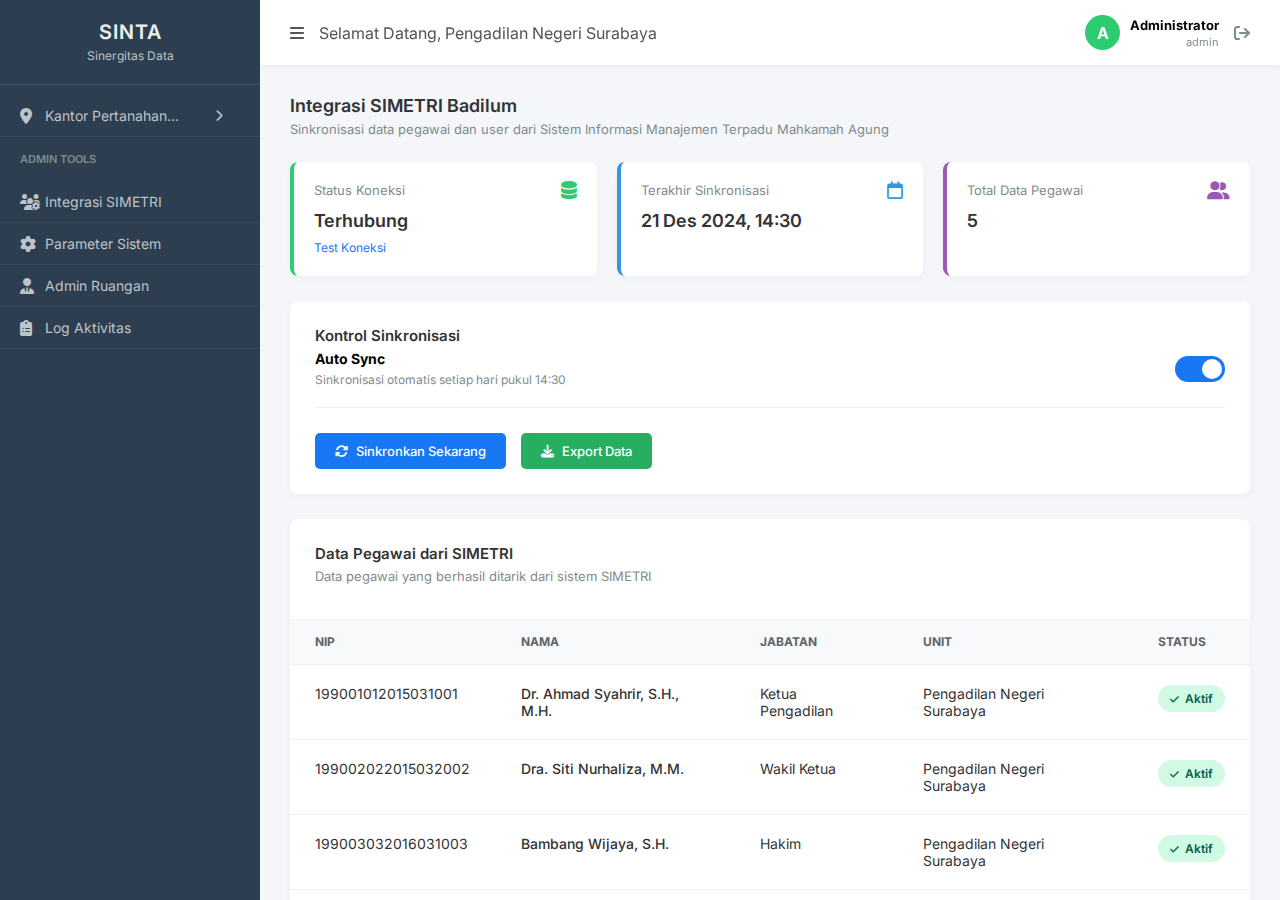
<file: index.html>
<!DOCTYPE html>
<html lang="id">
<head>
    <meta charset="UTF-8">
    <meta name="viewport" content="width=device-width, initial-scale=1.0">
    <title>SINTA - Integrasi SIMETRI</title>
    <link href="https://fonts.googleapis.com/css2?family=Inter:wght@400;500;600;700&display=swap" rel="stylesheet">
    <link rel="stylesheet" href="https://cdnjs.cloudflare.com/ajax/libs/font-awesome/6.4.0/css/all.min.css">
    <link rel="stylesheet" href="css/sidebar.css">
    <script src="js/main.js" defer></script>
    
    <style>
        :root {
            --sidebar-bg: #2c3e50;
            --sidebar-hover: #34495e;
            --active-color: #f39c12;
            --bg-color: #f4f6f9;
            --text-color: #333;
            --text-muted: #7f8c8d;
            --card-bg: #ffffff;
            --primary-blue: #1877f2;
            --success-green: #2ecc71;
            --success-bg: #d1fae5;
            --success-text: #065f46;
            --warning-orange: #f39c12;
            --warning-bg: #fef3c7;
            --warning-text: #92400e;
            --info-blue: #3498db;
            --info-bg: #eff6ff;
            --info-text: #1e40af;
            --purple: #9b59b6;
        }

        * {
            margin: 0;
            padding: 0;
            box-sizing: border-box;
            font-family: 'Inter', sans-serif;
        }

        /* Main Layout */
        body {
            background-color: var(--bg-color);
            display: flex;
            height: 100vh;
            overflow: hidden;
        }

        /* --- MAIN CONTENT --- */
        .main-content {
            flex: 1;
            display: flex;
            flex-direction: column;
            height: 100%; /* Isi penuh tinggi layar */
            overflow-y: auto; /* Scroll hanya terjadi DI SINI (Konten kanan) */
            position: relative;
        }
        
        /* Custom Scrollbar untuk Main Content */
        .main-content::-webkit-scrollbar { width: 8px; }
        .main-content::-webkit-scrollbar-thumb { background: #ccc; border-radius: 4px; }
        .main-content::-webkit-scrollbar-track { background: #f4f6f9; }

        /* Top Header */
        /* Header ikut scroll dengan konten. Jika ingin header diam juga, pindahkan header keluar dari .content-body atau beri position: sticky */
        .top-header {
            background: white;
            padding: 15px 30px;
            display: flex;
            justify-content: space-between;
            align-items: center;
            box-shadow: 0 2px 5px rgba(0,0,0,0.05);
            flex-shrink: 0; /* Mencegah header mengecil */
            position: sticky; /* OPSI: Agar Header juga diam di atas */
            top: 0;
            z-index: 100;
        }

        .header-left {
            display: flex;
            align-items: center;
            gap: 15px;
            color: #555;
        }

        .header-right {
            display: flex;
            align-items: center;
            gap: 15px;
        }

        .user-profile {
            display: flex;
            align-items: center;
            gap: 10px;
            text-align: right;
        }

        .user-avatar {
            width: 35px;
            height: 35px;
            background-color: var(--success-green);
            color: white;
            border-radius: 50%;
            display: flex;
            justify-content: center;
            align-items: center;
            font-weight: bold;
        }

        .user-info h4 {
            font-size: 13px;
            margin-bottom: 2px;
        }

        .user-info p {
            font-size: 11px;
            color: var(--text-muted);
        }

        /* Content Body */
        .content-body {
            padding: 30px;
            padding-bottom: 60px;
        }

        .page-title h3 {
            font-size: 18px;
            font-weight: 600;
            color: var(--text-color);
            margin-bottom: 5px;
        }

        .page-title p {
            font-size: 13px;
            color: var(--text-muted);
            margin-bottom: 25px;
        }

        /* Status Cards */
        .cards-container {
            display: grid;
            grid-template-columns: repeat(auto-fit, minmax(250px, 1fr));
            gap: 20px;
            margin-bottom: 25px;
        }

        .status-card {
            background: var(--card-bg);
            padding: 20px;
            border-radius: 8px;
            box-shadow: 0 2px 10px rgba(0,0,0,0.03);
            position: relative;
            overflow: hidden;
        }

        .card-green { border-left: 4px solid var(--success-green); }
        .card-blue { border-left: 4px solid var(--info-blue); }
        .card-purple { border-left: 4px solid var(--purple); }

        .card-header {
            display: flex;
            justify-content: space-between;
            align-items: flex-start;
            margin-bottom: 10px;
        }

        .card-label {
            font-size: 13px;
            color: var(--text-muted);
        }

        .card-icon {
            font-size: 18px;
        }
        
        .text-green { color: var(--success-green); }
        .text-blue { color: var(--info-blue); }
        .text-purple { color: var(--purple); }

        .card-value {
            font-size: 18px;
            font-weight: 600;
            color: var(--text-color);
            margin-bottom: 5px;
        }

        .card-link {
            font-size: 12px;
            color: var(--primary-blue);
            text-decoration: none;
        }
        
        .card-link:hover { text-decoration: underline; }

        /* General Card Style */
        .content-card {
            background: var(--card-bg);
            padding: 25px;
            border-radius: 8px;
            box-shadow: 0 2px 10px rgba(0,0,0,0.03);
            margin-bottom: 25px;
        }

        .panel-title {
            font-size: 15px;
            font-weight: 600;
            margin-bottom: 5px;
            color: var(--text-color);
        }

        .panel-subtitle {
            font-size: 13px;
            color: var(--text-muted);
            margin-bottom: 20px;
        }

        /* Control Panel */
        .sync-row {
            display: flex;
            justify-content: space-between;
            align-items: center;
            margin-bottom: 25px;
            padding-bottom: 20px;
            border-bottom: 1px solid #eee;
        }

        .sync-info h4 { font-size: 14px; margin-bottom: 5px; }
        .sync-info p { font-size: 12px; color: var(--text-muted); }

        /* Toggle Switch */
        .switch {
            position: relative;
            display: inline-block;
            width: 50px;
            height: 26px;
        }
        .switch input { opacity: 0; width: 0; height: 0; }
        .slider {
            position: absolute;
            cursor: pointer;
            top: 0; left: 0; right: 0; bottom: 0;
            background-color: #ccc;
            transition: .4s;
            border-radius: 34px;
        }
        .slider:before {
            position: absolute;
            content: "";
            height: 20px;
            width: 20px;
            left: 3px;
            bottom: 3px;
            background-color: white;
            transition: .4s;
            border-radius: 50%;
        }
        input:checked + .slider { background-color: #1877f2; }
        input:checked + .slider:before { transform: translateX(24px); }

        /* Buttons */
        .button-group { display: flex; gap: 15px; }
        .btn {
            padding: 10px 20px;
            border: none;
            border-radius: 5px;
            font-size: 13px;
            font-weight: 500;
            cursor: pointer;
            display: flex;
            align-items: center;
            gap: 8px;
            color: white;
            transition: 0.2s;
        }
        .btn-blue { background-color: #1877f2; }
        .btn-blue:hover { background-color: #145dbf; }
        .btn-green { background-color: #27ae60; }
        .btn-green:hover { background-color: #219150; }

        /* Table */
        .table-card {
            background: var(--card-bg);
            border-radius: 8px;
            box-shadow: 0 2px 10px rgba(0,0,0,0.03);
            overflow: hidden;
            margin-bottom: 25px;
        }
        .table-header-container { padding: 25px 25px 15px 25px; }
        .table-responsive { width: 100%; overflow-x: auto; }
        .custom-table { width: 100%; border-collapse: collapse; min-width: 800px; }
        .custom-table th {
            text-align: left;
            padding: 15px 25px;
            background-color: #f8f9fa;
            color: #5f6368;
            font-size: 12px;
            font-weight: 700;
            text-transform: uppercase;
            border-bottom: 1px solid #eee;
        }
        .custom-table td {
            padding: 20px 25px;
            border-bottom: 1px solid #f0f0f0;
            font-size: 14px;
            color: #333;
            vertical-align: top;
        }
        .custom-table tbody tr:last-child td { border-bottom: none; }
        .badge-active {
            background-color: var(--success-bg);
            color: var(--success-text);
            padding: 6px 12px;
            border-radius: 50px;
            font-size: 12px;
            font-weight: 600;
            display: inline-flex;
            align-items: center;
            gap: 6px;
        }
        .badge-active i { font-size: 10px; }
        .td-name { font-weight: 500; color: #2c3e50; }
        .td-nip, .td-unit { color: #555; }

        /* History Log */
        .history-list { display: flex; flex-direction: column; gap: 15px; }
        .history-item {
            display: flex; align-items: center; justify-content: space-between;
            padding: 15px 20px; border-radius: 8px; border-left: 4px solid transparent;
        }
        .item-success { background-color: #f0fdf4; border-left-color: var(--success-green); }
        .item-warning { background-color: #fffbeb; border-left-color: var(--warning-orange); }
        .history-content { display: flex; align-items: center; gap: 15px; }
        .history-icon-box {
            width: 32px; height: 32px; border-radius: 50%;
            display: flex; align-items: center; justify-content: center; background-color: white;
        }
        .item-success .history-icon-box { border: 2px solid var(--success-green); color: var(--success-green); }
        .item-warning .history-icon-box { border: 2px solid var(--warning-orange); color: var(--warning-orange); }
        .history-details h5 { font-size: 14px; font-weight: 600; margin-bottom: 4px; color: #333; }
        .history-details p { font-size: 12px; color: #666; }
        .history-badge { padding: 5px 12px; border-radius: 20px; font-size: 11px; font-weight: 600; }
        .badge-success { background-color: var(--success-bg); color: var(--success-text); }
        .badge-warning { background-color: var(--warning-bg); color: var(--warning-text); }

        /* Info Box */
        .info-box {
            background-color: var(--info-bg);
            border: 1px solid #dbeafe;
            border-radius: 8px;
            padding: 20px;
            margin-top: 10px;
        }
        .info-header { display: flex; align-items: center; gap: 10px; margin-bottom: 15px; color: #1e3a8a; }
        .info-header i { font-size: 18px; color: var(--primary-blue); }
        .info-header h4 { font-size: 15px; font-weight: 600; }
        .info-list { list-style: none; padding-left: 10px; }
        .info-list li {
            position: relative; padding-left: 15px; margin-bottom: 8px;
            font-size: 13px; color: #4b5563; line-height: 1.5;
        }
        .info-list li::before { content: "•"; position: absolute; left: 0; color: #6b7280; font-weight: bold; }

        @media (max-width: 768px) {
            .sidebar { 
                position: fixed;
                left: -260px;
                top: 0;
                bottom: 0;
                z-index: 1000;
                transition: left 0.3s ease;
            }
            .sidebar.active {
                left: 0;
                display: block;
                box-shadow: 2px 0 10px rgba(0, 0, 0, 0.2);
            }
            .cards-container { grid-template-columns: 1fr; }
            .history-item { flex-direction: column; align-items: flex-start; gap: 10px; }
            .history-badge { align-self: flex-start; }
        }
        
        /* Overlay for mobile menu */
        .sidebar-overlay {
            display: none;
            position: fixed;
            top: 0;
            left: 0;
            right: 0;
            bottom: 0;
            background: rgba(0, 0, 0, 0.5);
            z-index: 999;
        }
        
        @media (max-width: 768px) {
            .sidebar-overlay.active {
                display: block;
            }
        }
    </style>
</head>
<body>

    <div id="sidebar-container">
        <!-- Sidebar will be loaded here by JavaScript -->
        <div class="sidebar-overlay"></div>
    </div>

    <main class="main-content">
        <header class="top-header">
            <div class="header-left">
                <i class="fa-solid fa-bars" style="cursor: pointer;"></i>
                <span>Selamat Datang, Pengadilan Negeri Surabaya</span>
            </div>
            <div class="header-right">
                <div class="user-profile">
                    <div class="user-avatar">A</div>
                    <div class="user-info">
                        <h4>Administrator</h4>
                        <p>admin</p>
                    </div>
                </div>
                <i class="fa-solid fa-arrow-right-from-bracket" style="color: #7f8c8d; cursor: pointer;"></i>
            </div>
        </header>

        <div class="content-body">
            <div class="page-title">
                <h3>Integrasi SIMETRI Badilum</h3>
                <p>Sinkronisasi data pegawai dan user dari Sistem Informasi Manajemen Terpadu Mahkamah Agung</p>
            </div>

            <div class="cards-container">
                <div class="status-card card-green">
                    <div class="card-header">
                        <span class="card-label">Status Koneksi</span>
                        <i class="card-icon fa-solid fa-database text-green"></i>
                    </div>
                    <div class="card-value text-green">Terhubung</div>
                    <a href="#" class="card-link" onclick="alert('Mengecek koneksi...')">Test Koneksi</a>
                </div>

                <div class="status-card card-blue">
                    <div class="card-header">
                        <span class="card-label">Terakhir Sinkronisasi</span>
                        <i class="card-icon fa-regular fa-calendar text-blue"></i>
                    </div>
                    <div class="card-value" id="lastSyncTime">21 Des 2024, 14:30</div>
                </div>

                <div class="status-card card-purple">
                    <div class="card-header">
                        <span class="card-label">Total Data Pegawai</span>
                        <i class="card-icon fa-solid fa-user-group text-purple"></i>
                    </div>
                    <div class="card-value">5</div>
                </div>
            </div>

            <div class="content-card">
                <h4 class="panel-title">Kontrol Sinkronisasi</h4>

                <div class="sync-row">
                    <div class="sync-info">
                        <h4>Auto Sync</h4>
                        <p>Sinkronisasi otomatis setiap hari pukul 14:30</p>
                    </div>
                    <label class="switch">
                        <input type="checkbox" checked>
                        <span class="slider"></span>
                    </label>
                </div>

                <div class="button-group">
                    <button class="btn btn-blue" id="btnSync">
                        <i class="fa-solid fa-rotate"></i> Sinkronkan Sekarang
                    </button>
                    <button class="btn btn-green">
                        <i class="fa-solid fa-download"></i> Export Data
                    </button>
                </div>
            </div>

            <div class="table-card">
                <div class="table-header-container">
                    <h4 class="panel-title">Data Pegawai dari SIMETRI</h4>
                    <p class="panel-subtitle">Data pegawai yang berhasil ditarik dari sistem SIMETRI</p>
                </div>
                
                <div class="table-responsive">
                    <table class="custom-table">
                        <thead>
                            <tr>
                                <th>NIP</th>
                                <th>Nama</th>
                                <th>Jabatan</th>
                                <th>Unit</th>
                                <th>Status</th>
                            </tr>
                        </thead>
                        <tbody>
                            <tr>
                                <td class="td-nip">199001012015031001</td>
                                <td class="td-name">Dr. Ahmad Syahrir, S.H., M.H.</td>
                                <td>Ketua Pengadilan</td>
                                <td class="td-unit">Pengadilan Negeri Surabaya</td>
                                <td><span class="badge-active"><i class="fa-solid fa-check"></i> Aktif</span></td>
                            </tr>
                            <tr>
                                <td class="td-nip">199002022015032002</td>
                                <td class="td-name">Dra. Siti Nurhaliza, M.M.</td>
                                <td>Wakil Ketua</td>
                                <td class="td-unit">Pengadilan Negeri Surabaya</td>
                                <td><span class="badge-active"><i class="fa-solid fa-check"></i> Aktif</span></td>
                            </tr>
                            <tr>
                                <td class="td-nip">199003032016031003</td>
                                <td class="td-name">Bambang Wijaya, S.H.</td>
                                <td>Hakim</td>
                                <td class="td-unit">Pengadilan Negeri Surabaya</td>
                                <td><span class="badge-active"><i class="fa-solid fa-check"></i> Aktif</span></td>
                            </tr>
                            <tr>
                                <td class="td-nip">199004042016032004</td>
                                <td class="td-name">Dewi Kartika, S.H., M.H.</td>
                                <td>Panitera</td>
                                <td class="td-unit">Pengadilan Negeri Surabaya</td>
                                <td><span class="badge-active"><i class="fa-solid fa-check"></i> Aktif</span></td>
                            </tr>
                            <tr>
                                <td class="td-nip">199005052017031005</td>
                                <td class="td-name">Rudi Hartono, S.Sos.</td>
                                <td>Kasubbag TU</td>
                                <td class="td-unit">Pengadilan Negeri Surabaya</td>
                                <td><span class="badge-active"><i class="fa-solid fa-check"></i> Aktif</span></td>
                            </tr>
                        </tbody>
                    </table>
                </div>
            </div>

            <div class="content-card">
                <h4 class="panel-title" style="margin-bottom: 20px;">Riwayat Sinkronisasi</h4>
                
                <div class="history-list">
                    <div class="history-item item-success">
                        <div class="history-content">
                            <div class="history-icon-box"><i class="fa-solid fa-check"></i></div>
                            <div class="history-details">
                                <h5>21 Des 2024 pukul 14:30</h5>
                                <p>Total: 156 data • Berhasil: 156 • Gagal: 0</p>
                            </div>
                        </div>
                        <span class="history-badge badge-success">Sukses</span>
                    </div>

                    <div class="history-item item-warning">
                        <div class="history-content">
                            <div class="history-icon-box"><i class="fa-solid fa-exclamation"></i></div>
                            <div class="history-details">
                                <h5>20 Des 2024 pukul 14:30</h5>
                                <p>Total: 155 data • Berhasil: 153 • Gagal: 2</p>
                            </div>
                        </div>
                        <span class="history-badge badge-warning">Warning</span>
                    </div>

                    <div class="history-item item-success">
                        <div class="history-content">
                            <div class="history-icon-box"><i class="fa-solid fa-check"></i></div>
                            <div class="history-details">
                                <h5>19 Des 2024 pukul 14:30</h5>
                                <p>Total: 155 data • Berhasil: 155 • Gagal: 0</p>
                            </div>
                        </div>
                        <span class="history-badge badge-success">Sukses</span>
                    </div>
                </div>
            </div>

            <div class="info-box">
                <div class="info-header">
                    <i class="fa-solid fa-circle-info"></i>
                    <h4>Informasi Penting</h4>
                </div>
                <ul class="info-list">
                    <li>Database lokal berfungsi sebagai backup jika terjadi gangguan koneksi ke SIMETRI</li>
                    <li>Sinkronisasi otomatis dilakukan setiap hari untuk menjaga data tetap update</li>
                    <li>Data pegawai yang ditarik meliputi: NIP, Nama, Jabatan, Unit, dan Status</li>
                    <li>User yang sudah ada akan diupdate, user baru akan ditambahkan otomatis</li>
                    <li>Log sinkronisasi disimpan untuk audit trail</li>
                </ul>
            </div>

        </div>
    </main>

    <script>
        document.getElementById('btnSync').addEventListener('click', function() {
            const btn = this;
            const originalText = btn.innerHTML;
            
            btn.innerHTML = '<i class="fa-solid fa-spinner fa-spin"></i> Memproses...';
            btn.disabled = true;
            btn.style.opacity = '0.7';

            setTimeout(() => {
                const now = new Date();
                const options = { day: 'numeric', month: 'short', year: 'numeric', hour: '2-digit', minute: '2-digit' };
                const dateString = now.toLocaleDateString('id-ID', options);
                
                document.getElementById('lastSyncTime').innerText = dateString.replace('.', ':');

                btn.innerHTML = originalText;
                btn.disabled = false;
                btn.style.opacity = '1';
                
                alert('Sinkronisasi Berhasil!');
            }, 2000);
        });
    </script>
</body>
</html>
</file>
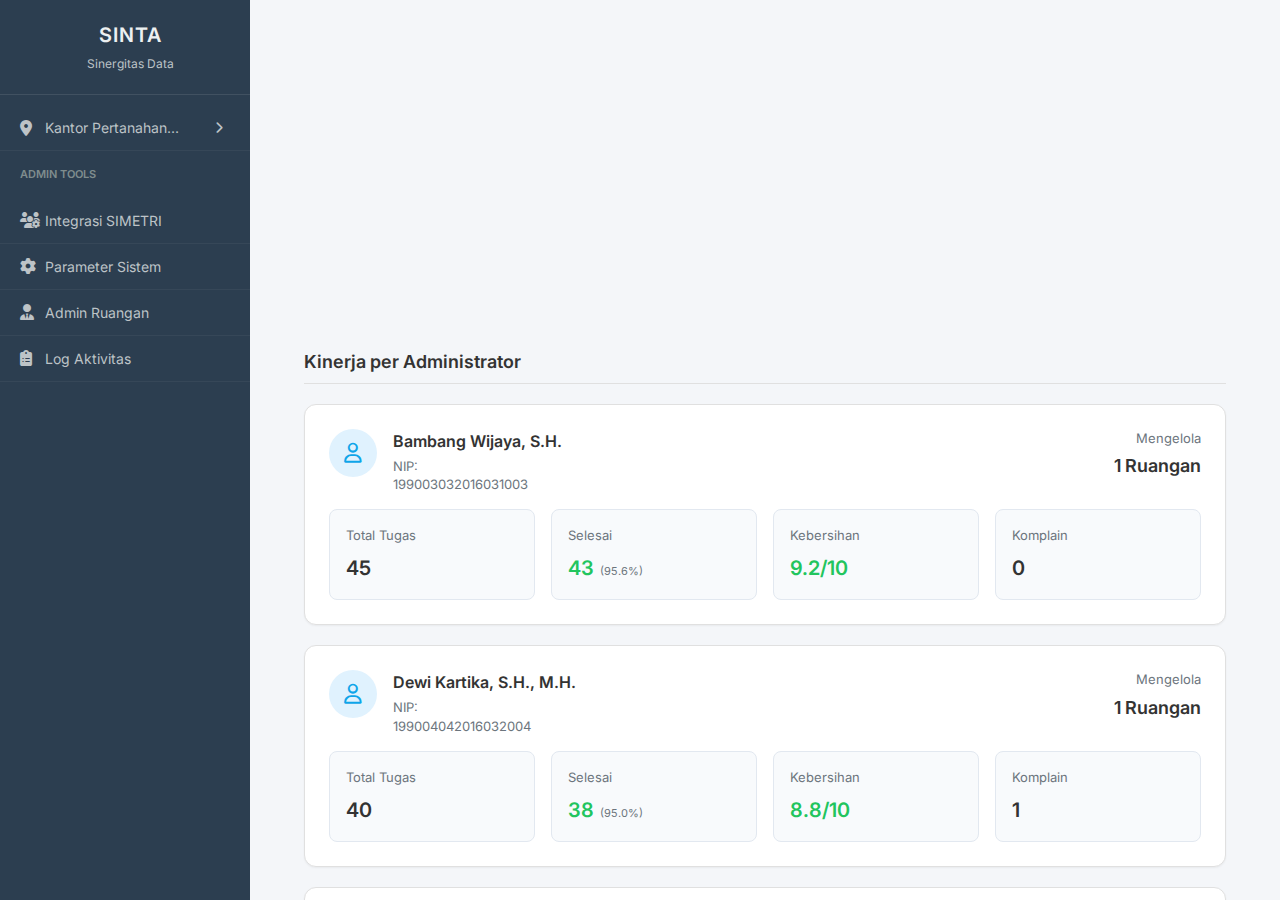
<file: admin-ruangan.html>
<!DOCTYPE html>
<html lang="id">
<head>
    <meta charset="UTF-8">
    <meta name="viewport" content="width=device-width, initial-scale=1.0">
    <title>Admin Ruangan - Pengadilan Negeri Surabaya</title>
    
    <!-- Fonts -->
    <link href="https://fonts.googleapis.com/css2?family=Inter:wght@400;500;600;700&display=swap" rel="stylesheet">
    <link rel="stylesheet" href="https://cdnjs.cloudflare.com/ajax/libs/font-awesome/6.4.0/css/all.min.css">
    
    <!-- CSS -->
    <link rel="stylesheet" href="css/sidebar.css">
    <link rel="stylesheet" href="css/main.css">
    <link rel="stylesheet" href="css/admin-ruangan.css">
</head>
<body>
    <!-- Sidebar -->
    <div id="sidebar-container">
        <!--#include virtual="/components/sidebar.html" -->
    </div>

    <div class="main-content">
        <div class="content-body">
            <!-- Stats Cards -->
            <div class="cards-container">
                <div class="card card-blue">
                    <div class="card-header">
                        <span class="card-title">Total Ruangan</span>
                        <i class="fas fa-door-open card-icon"></i>
                    </div>
                    <div class="card-value" data-target="24">0</div>
                    <div class="card-footer">+2 dari bulan lalu</div>
                </div>

                <div class="card card-purple">
                    <div class="card-header">
                        <span class="card-title">Ruangan Aktif</span>
                        <i class="fas fa-check-circle card-icon"></i>
                    </div>
                    <div class="card-value" data-target="18">0</div>
                    <div class="card-footer">+3 dari minggu lalu</div>
                </div>

                <div class="card card-green">
                    <div class="card-header">
                        <span class="card-title">Kebersihan Rata-rata</span>
                        <i class="fas fa-broom card-icon"></i>
                    </div>
                    <div class="card-value" data-target="92">0<small>%</small></div>
                    <div class="card-footer">+5% dari bulan lalu</div>
                </div>

                <div class="card card-red">
                    <div class="card-header">
                        <span class="card-title">Perlu Perhatian</span>
                        <i class="fas fa-exclamation-triangle card-icon"></i>
                    </div>
                    <div class="card-value" data-target="3">0</div>
                    <div class="card-footer">Ruangan membutuhkan perbaikan</div>
                </div>
            </div>

            <!-- Kinerja Administrator -->
            <div class="performance-container">
                <div class="admin-performance-card">
                    <h3 class="section-title">Kinerja per Administrator</h3>
                    <div class="admin-cards-wrapper">
                        <!-- Admin Card 1 -->
                        <div class="admin-card">
                            <div class="card-header">
                                <div class="profile-section">
                                    <div class="avatar"><i class="fa-regular fa-user"></i></div>
                                    <div class="profile-info">
                                        <h4>Bambang Wijaya, S.H.</h4>
                                        <div class="nip">NIP:<br>199003032016031003</div>
                                    </div>
                                </div>
                                <div class="room-info">
                                    Mengelola
                                    <span class="room-count">1 Ruangan</span>
                                </div>
                            </div>
                            <div class="stats-grid">
                                <div class="stat-box">
                                    <span class="stat-label">Total Tugas</span>
                                    <span class="stat-value">45</span>
                                </div>
                                <div class="stat-box">
                                    <span class="stat-label">Selesai</span>
                                    <span class="stat-value text-green">
                                        43 <span class="stat-sub">(95.6%)</span>
                                    </span>
                                </div>
                                <div class="stat-box">
                                    <span class="stat-label">Kebersihan</span>
                                    <span class="stat-value text-green">9.2/10</span>
                                </div>
                                <div class="stat-box">
                                    <span class="stat-label">Komplain</span>
                                    <span class="stat-value">0</span>
                                </div>
                            </div>
                        </div>
                        <!-- End Admin Card 1 -->

                        <!-- Admin Card 2 -->
                        <div class="admin-card">
                            <div class="card-header">
                                <div class="profile-section">
                                    <div class="avatar"><i class="fa-regular fa-user"></i></div>
                                    <div class="profile-info">
                                        <h4>Dewi Kartika, S.H., M.H.</h4>
                                        <div class="nip">NIP:<br>199004042016032004</div>
                                    </div>
                                </div>
                                <div class="room-info">
                                    Mengelola
                                    <span class="room-count">1 Ruangan</span>
                                </div>
                            </div>
                            <div class="stats-grid">
                                <div class="stat-box">
                                    <span class="stat-label">Total Tugas</span>
                                    <span class="stat-value">40</span>
                                </div>
                                <div class="stat-box">
                                    <span class="stat-label">Selesai</span>
                                    <span class="stat-value text-green">
                                        38 <span class="stat-sub">(95.0%)</span>
                                    </span>
                                </div>
                                <div class="stat-box">
                                    <span class="stat-label">Kebersihan</span>
                                    <span class="stat-value text-green">8.8/10</span>
                                </div>
                                <div class="stat-box">
                                    <span class="stat-label">Komplain</span>
                                    <span class="stat-value">1</span>
                                </div>
                            </div>
                        </div>
                        <!-- End Admin Card 2 -->

                        <!-- Admin Card 3 -->
                        <div class="admin-card">
                            <div class="card-header">
                                <div class="profile-section">
                                    <div class="avatar"><i class="fa-regular fa-user"></i></div>
                                    <div class="profile-info">
                                        <h4>Rudi Hartono, S.Sos.</h4>
                                        <div class="nip">NIP:<br>199005052017031005</div>
                                    </div>
                                </div>
                                <div class="room-info">
                                    Mengelola
                                    <span class="room-count">2 Ruangan</span>
                                </div>
                            </div>
                            <div class="stats-grid">
                                <div class="stat-box">
                                    <span class="stat-label">Total Tugas</span>
                                    <span class="stat-value">88</span>
                                </div>
                                <div class="stat-box">
                                    <span class="stat-label">Selesai</span>
                                    <span class="stat-value text-green">
                                        84 <span class="stat-sub">(95.5%)</span>
                                    </span>
                                </div>
                                <div class="stat-box">
                                    <span class="stat-label">Kebersihan</span>
                                    <span class="stat-value text-green">8.8/10</span>
                                </div>
                                <div class="stat-box">
                                    <span class="stat-label">Komplain</span>
                                    <span class="stat-value">3</span>
                                </div>
                            </div>
                        </div>
                        <!-- End Admin Card 3 -->

                        <!-- Admin Card 4 -->
                        <div class="admin-card">
                            <div class="card-header">
                                <div class="profile-section">
                                    <div class="avatar"><i class="fa-regular fa-user"></i></div>
                                    <div class="profile-info">
                                        <h4>Ani Rahmawati, S.E.</h4>
                                        <div class="nip">NIP:<br>199006062017032006</div>
                                    </div>
                                </div>
                                <div class="room-info">
                                    Mengelola
                                    <span class="room-count">2 Ruangan</span>
                                </div>
                            </div>
                            <div class="stats-grid">
                                <div class="stat-box">
                                    <span class="stat-label">Total Tugas</span>
                                    <span class="stat-value">83</span>
                                </div>
                                <div class="stat-box">
                                    <span class="stat-label">Selesai</span>
                                    <span class="stat-value text-green">
                                        75 <span class="stat-sub">(90.4%)</span>
                                    </span>
                                </div>
                                <div class="stat-box">
                                    <span class="stat-label">Kebersihan</span>
                                    <span class="stat-value text-orange">8.1/10</span>
                                </div>
                                <div class="stat-box">
                                    <span class="stat-label">Komplain</span>
                                    <span class="stat-value text-red">5</span>
                                </div>
                            </div>
                        </div>
                        <!-- End Admin Card 4 -->
                    </div>
                </div>
            </div>

            <!-- Detail Ruangan & Administrator -->
            <div class="detail-ruangan">
                <h2 class="section-title">Detail Ruangan & Administrator</h2>

                <div class="table-card">
                    <div class="table-responsive">
                        <table>
                            <thead>
                                <tr>
                                    <th width="20%">Ruangan</th>
                                    <th width="25%">Administrator</th>
                                    <th>Total Tugas</th>
                                    <th>Selesai</th>
                                    <th>Kebersihan</th>
                                    <th>Komplain</th>
                                    <th>Status</th>
                                </tr>
                            </thead>
                            <tbody>
                                <tr>
                                    <td>
                                        <div class="info-cell">
                                            <i class="fa-regular fa-building icon-box"></i>
                                            <div>
                                                <div class="cell-title">Ruang Sidang</div>
                                                <div class="cell-subtitle">Lantai 1</div>
                                            </div>
                                        </div>
                                    </td>
                                    <td>
                                        <div class="info-cell">
                                            <i class="fa-solid fa-user-tie icon-box"></i>
                                            <div>
                                                <div class="cell-title">Bambang Wijaya, S.H.</div>
                                                <div class="cell-subtitle">199003032016031003</div>
                                            </div>
                                        </div>
                                    </td>
                                    <td style="font-weight: 500;">45</td>
                                    <td>
                                        <span class="text-green">43</span> <span class="sub-text">(96%)</span>
                                    </td>
                                    <td class="text-green">9.2/10</td>
                                    <td>0</td>
                                    <td><span class="badge badge-success">Baik</span></td>
                                </tr>

                                <tr>
                                    <td>
                                        <div class="info-cell">
                                            <i class="fa-regular fa-building icon-box"></i>
                                            <div>
                                                <div class="cell-title">Ruang Sidang B</div>
                                                <div class="cell-subtitle">Lantai 2</div>
                                            </div>
                                        </div>
                                    </td>
                                    <td>
                                        <div class="info-cell">
                                            <i class="fa-solid fa-user-tie icon-box"></i>
                                            <div>
                                                <div class="cell-title">Dewi Kartika, S.H., M.H.</div>
                                                <div class="cell-subtitle">199004042016032004</div>
                                            </div>
                                        </div>
                                    </td>
                                    <td style="font-weight: 500;">40</td>
                                    <td>
                                        <span class="text-green">38</span> <span class="sub-text">(95%)</span>
                                    </td>
                                    <td class="text-green">8.8/10</td>
                                    <td>1</td>
                                    <td><span class="badge badge-success">Baik</span></td>
                                </tr>

                                <tr>
                                    <td>
                                        <div class="info-cell">
                                            <i class="fa-regular fa-building icon-box"></i>
                                            <div>
                                                <div class="cell-title">Ruang Tunggu</div>
                                                <div class="cell-subtitle">Lantai 1</div>
                                            </div>
                                        </div>
                                    </td>
                                    <td>
                                        <div class="info-cell">
                                            <i class="fa-solid fa-user-tie icon-box"></i>
                                            <div>
                                                <div class="cell-title">Rudi Hartono, S.Sos.</div>
                                                <div class="cell-subtitle">199005052017031005</div>
                                            </div>
                                        </div>
                                    </td>
                                    <td style="font-weight: 500;">38</td>
                                    <td>
                                        <span class="text-green">36</span> <span class="sub-text">(95%)</span>
                                    </td>
                                    <td class="text-green">8.5/10</td>
                                    <td>2</td>
                                    <td><span class="badge badge-success">Baik</span></td>
                                </tr>

                                <tr>
                                    <td>
                                        <div class="info-cell">
                                            <i class="fa-regular fa-building icon-box"></i>
                                            <div>
                                                <div class="cell-title">Kantor Administrasi</div>
                                                <div class="cell-subtitle">Lantai 2</div>
                                            </div>
                                        </div>
                                    </td>
                                    <td>
                                        <div class="info-cell">
                                            <i class="fa-solid fa-user-tie icon-box"></i>
                                            <div>
                                                <div class="cell-title">Ani Rahmawati, S.E.</div>
                                                <div class="cell-subtitle">199006062017032006</div>
                                            </div>
                                        </div>
                                    </td>
                                    <td style="font-weight: 500;">35</td>
                                    <td>
                                        <span class="text-green">30</span> <span class="sub-text">(86%)</span>
                                    </td>
                                    <td class="text-orange">7.5/10</td>
                                    <td class="text-red">3</td>
                                    <td><span class="badge badge-warning">Perlu Perhatian</span></td>
                                </tr>

                                <tr>
                                    <td>
                                        <div class="info-cell">
                                            <i class="fa-regular fa-building icon-box"></i>
                                            <div>
                                                <div class="cell-title">Toilet Lantai 1</div>
                                                <div class="cell-subtitle">Lantai 1</div>
                                            </div>
                                        </div>
                                    </td>
                                    <td>
                                        <div class="info-cell">
                                            <i class="fa-solid fa-user-tie icon-box"></i>
                                            <div>
                                                <div class="cell-title">Rudi Hartono, S.Sos.</div>
                                                <div class="cell-subtitle">199005052017031005</div>
                                            </div>
                                        </div>
                                    </td>
                                    <td style="font-weight: 500;">50</td>
                                    <td>
                                        <span class="text-green">48</span> <span class="sub-text">(96%)</span>
                                    </td>
                                    <td class="text-green">9.0/10</td>
                                    <td>1</td>
                                    <td><span class="badge badge-success">Baik</span></td>
                                </tr>

                                <tr>
                                    <td>
                                        <div class="info-cell">
                                            <i class="fa-regular fa-building icon-box"></i>
                                            <div>
                                                <div class="cell-title">Toilet Lantai 2</div>
                                                <div class="cell-subtitle">Lantai 2</div>
                                            </div>
                                        </div>
                                    </td>
                                    <td>
                                        <div class="info-cell">
                                            <i class="fa-solid fa-user-tie icon-box"></i>
                                            <div>
                                                <div class="cell-title">Ani Rahmawati, S.E.</div>
                                                <div class="cell-subtitle">199006062017032006</div>
                                            </div>
                                        </div>
                                    </td>
                                    <td style="font-weight: 500;">48</td>
                                    <td>
                                        <span class="text-green">45</span> <span class="sub-text">(94%)</span>
                                    </td>
                                    <td class="text-green">8.7/10</td>
                                    <td>2</td>
                                    <td><span class="badge badge-success">Baik</span></td>
                                </tr>
                            </tbody>
                        </table>
                    </div>
                </div>

                <div class="info-alert">
                    <div class="alert-header">
                        <i class="fa-solid fa-circle-info"></i>
                        <span>Informasi Administrator Ruangan</span>
                    </div>
                    <ul class="alert-list">
                        <li>Setiap ruangan secara otomatis memiliki administrator yang bertanggung jawab</li>
                        <li>Administrator dipilih dari data pegawai SIMETRI</li>
                        <li>Administrator bertugas mengawasi kebersihan dan pemeliharaan ruangan</li>
                        <li>Kinerja administrator dipantau berdasarkan tugas selesai, kebersihan, dan komplain</li>
                        <li>Satu administrator dapat mengelola beberapa ruangan</li>
                    </ul>
                </div>
            </div>
        </div>
    </div>

    <!-- JavaScript -->
    <script src="js/main.js"></script>
    <script src="js/sidebar.js"></script>
    <script src="js/admin-ruangan.js"></script>
</body>
</html>
</file>
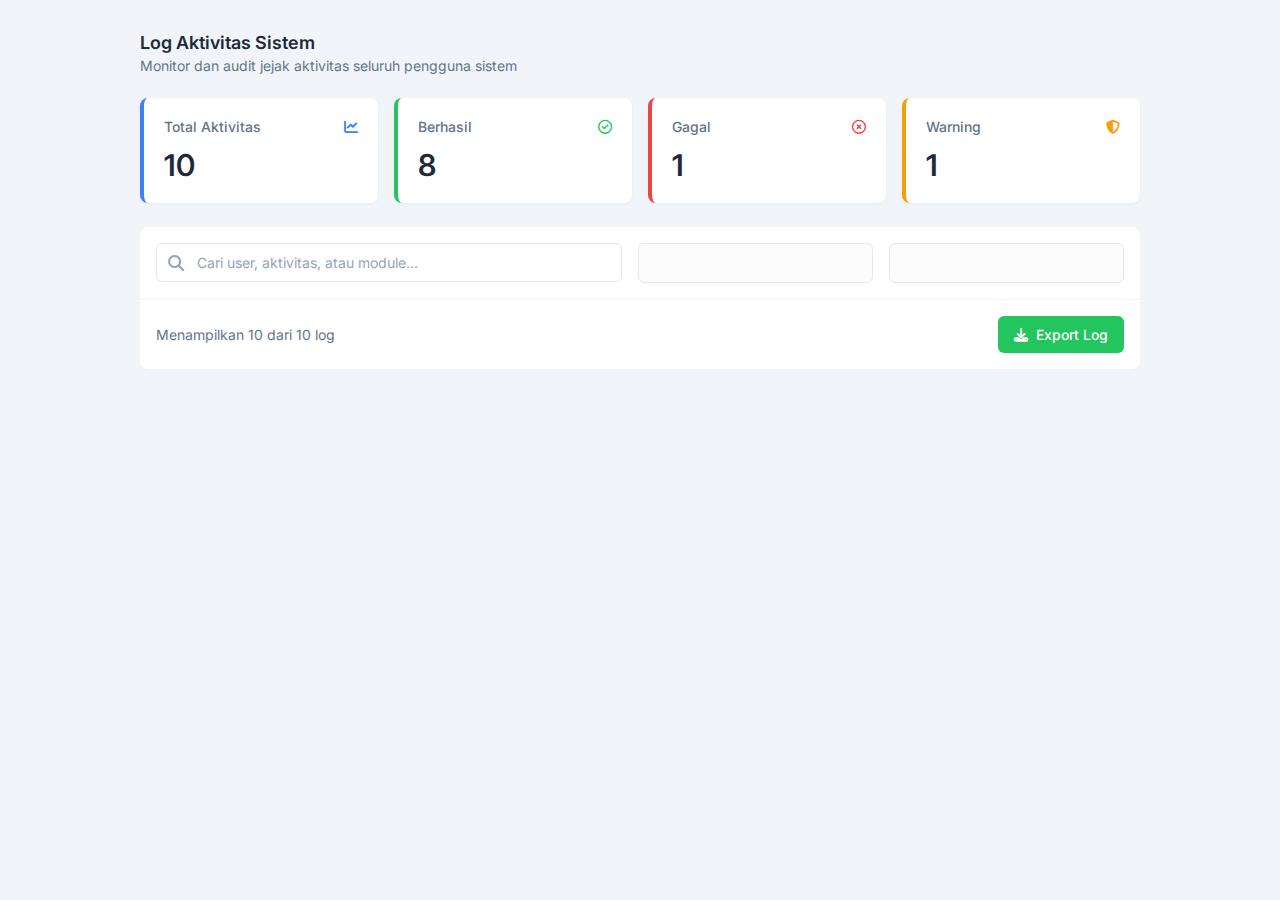
<file: coba.html>
<!DOCTYPE html>
<html lang="id">
<head>
    <meta charset="UTF-8">
    <meta name="viewport" content="width=device-width, initial-scale=1.0">
    <title>Log Aktivitas Sistem</title>
    
    <link href="https://fonts.googleapis.com/css2?family=Inter:wght@400;500;600;700&display=swap" rel="stylesheet">
    
    <link rel="stylesheet" href="https://cdnjs.cloudflare.com/ajax/libs/font-awesome/6.4.0/css/all.min.css">

    <style>
        /* --- CSS Variables & Reset --- */
        :root {
            --bg-body: #f1f5f9; /* Warna background abu-abu terang */
            --bg-white: #ffffff;
            --text-dark: #1e293b;
            --text-muted: #64748b;
            --border-light: #e2e8f0;
            
            /* Warna Indikator */
            --color-blue: #3b82f6;
            --color-green: #22c55e;
            --color-red: #ef4444;
            --color-orange: #f59e0b;
            --color-green-dark: #166534; /* Untuk hover tombol */
        }

        * {
            margin: 0;
            padding: 0;
            box-sizing: border-box;
            font-family: 'Inter', sans-serif;
        }

        body {
            background-color: var(--bg-body);
            padding: 2rem;
            color: var(--text-dark);
            display: flex;
            justify-content: center;
            min-height: 100vh;
        }

        /* Container utama agar terlihat seperti di gambar */
        .main-container {
            width: 100%;
            max-width: 1000px; /* Batas lebar agar tidak terlalu melebar di layar besar */
        }

        /* --- Header Section --- */
        .header-section { margin-bottom: 1.5rem; }
        .header-section h2 { font-size: 1.125rem; font-weight: 600; margin-bottom: 0.25rem; }
        .header-section p { color: var(--text-muted); font-size: 0.875rem; }

        /* --- Summary Cards Grid --- */
        .summary-grid {
            display: grid;
            grid-template-columns: repeat(4, 1fr); /* 4 kolom sama rata */
            gap: 1rem;
            margin-bottom: 1.5rem;
        }

        /* Style Dasar Kartu */
        .summary-card {
            background: var(--bg-white);
            padding: 1.25rem;
            border-radius: 0.5rem;
            box-shadow: 0 1px 3px rgba(0,0,0,0.05);
            border-left-width: 4px; /* Border tebal di kiri */
            border-left-style: solid;
        }

        /* Varian Warna Kartu (Border Kiri) */
        .card-blue { border-left-color: var(--color-blue); }
        .card-green { border-left-color: var(--color-green); }
        .card-red { border-left-color: var(--color-red); }
        .card-orange { border-left-color: var(--color-orange); }

        /* Isi Kartu */
        .card-header {
            display: flex;
            justify-content: space-between;
            align-items: center;
            margin-bottom: 0.75rem;
            color: var(--text-muted);
            font-size: 0.875rem;
            font-weight: 500;
        }

        .card-value {
            font-size: 1.875rem;
            font-weight: 600;
            color: var(--text-dark);
        }

        /* Warna Ikon di dalam kartu */
        .text-blue { color: var(--color-blue); }
        .text-green { color: var(--color-green); }
        .text-red { color: var(--color-red); }
        .text-orange { color: var(--color-orange); }


        /* --- Toolbar Section (Search & Filters) --- */
        .toolbar-container {
            background: var(--bg-white);
            padding: 1rem;
            border-radius: 0.5rem 0.5rem 0 0; /* Radius atas saja */
            border-bottom: 1px solid var(--bg-body);
            display: flex;
            gap: 1rem;
        }

        /* Wrapper input pencarian agar bisa menaruh ikon di dalamnya */
        .search-wrapper {
            position: relative;
            flex: 2; /* Mengambil ruang lebih banyak */
        }

        .search-icon {
            position: absolute;
            left: 0.75rem;
            top: 50%;
            transform: translateY(-50%);
            color: #94a3b8;
        }

        .form-input {
            width: 100%;
            padding: 0.625rem 0.75rem 0.625rem 2.5rem; /* Padding kiri besar untuk ikon */
            border: 1px solid var(--border-light);
            border-radius: 0.375rem;
            outline: none;
            font-size: 0.875rem;
            color: var(--text-dark);
        }
        .form-input::placeholder { color: #94a3b8; }

        /* Placeholder untuk dropdown filter lainnya */
        .filter-placeholder {
            flex: 1;
            height: 40px; /* Menyamakan tinggi dengan input search */
            border: 1px solid var(--border-light);
            border-radius: 0.375rem;
            background-color: #fcfcfc;
        }


        /* --- Footer Section --- */
        .footer-container {
            background: var(--bg-white);
            padding: 1rem;
            border-radius: 0 0 0.5rem 0.5rem; /* Radius bawah saja */
            display: flex;
            justify-content: space-between;
            align-items: center;
        }

        .showing-text {
            font-size: 0.875rem;
            color: var(--text-muted);
        }

        /* Tombol Export Hijau */
        .btn-export {
            background-color: var(--color-green);
            color: white;
            border: none;
            padding: 0.625rem 1rem;
            border-radius: 0.375rem;
            font-weight: 500;
            font-size: 0.875rem;
            cursor: pointer;
            display: flex;
            align-items: center;
            gap: 0.5rem; /* Jarak antara ikon dan teks */
            transition: background-color 0.2s;
        }

        .btn-export:hover {
            background-color: var(--color-green-dark);
        }

        /* Responsive: Ubah grid jadi 2 kolom di layar tablet, 1 kolom di HP */
        @media (max-width: 768px) {
            .summary-grid { grid-template-columns: repeat(2, 1fr); }
        }
        @media (max-width: 480px) {
            .summary-grid { grid-template-columns: 1fr; }
            .toolbar-container { flex-direction: column; }
            .footer-container { flex-direction: column; gap: 1rem; align-items: flex-start; }
        }
    </style>
</head>
<body>

    <div class="main-container">
        
        <div class="header-section">
            <h2>Log Aktivitas Sistem</h2>
            <p>Monitor dan audit jejak aktivitas seluruh pengguna sistem</p>
        </div>

        <div class="summary-grid">
            <div class="summary-card card-blue">
                <div class="card-header">
                    <span>Total Aktivitas</span>
                    <i class="fa-solid fa-chart-line text-blue"></i>
                </div>
                <div class="card-value">10</div>
            </div>

            <div class="summary-card card-green">
                <div class="card-header">
                    <span>Berhasil</span>
                    <i class="fa-regular fa-circle-check text-green"></i>
                </div>
                <div class="card-value">8</div>
            </div>

            <div class="summary-card card-red">
                <div class="card-header">
                    <span>Gagal</span>
                    <i class="fa-regular fa-circle-xmark text-red"></i>
                </div>
                <div class="card-value">1</div>
            </div>

            <div class="summary-card card-orange">
                <div class="card-header">
                    <span>Warning</span>
                    <i class="fa-solid fa-shield-halved text-orange"></i>
                </div>
                <div class="card-value">1</div>
            </div>
        </div>

        <div class="toolbar-container">
            <div class="search-wrapper">
                <i class="fa-solid fa-magnifying-glass search-icon"></i>
                <input type="text" class="form-input" placeholder="Cari user, aktivitas, atau module...">
            </div>
            <div class="filter-placeholder"></div>
            <div class="filter-placeholder"></div>
        </div>

        <div class="footer-container">
            <span class="showing-text">Menampilkan 10 dari 10 log</span>
            <button class="btn-export">
                <i class="fa-solid fa-download"></i>
                Export Log
            </button>
        </div>

    </div>

</body>
</html>
</file>
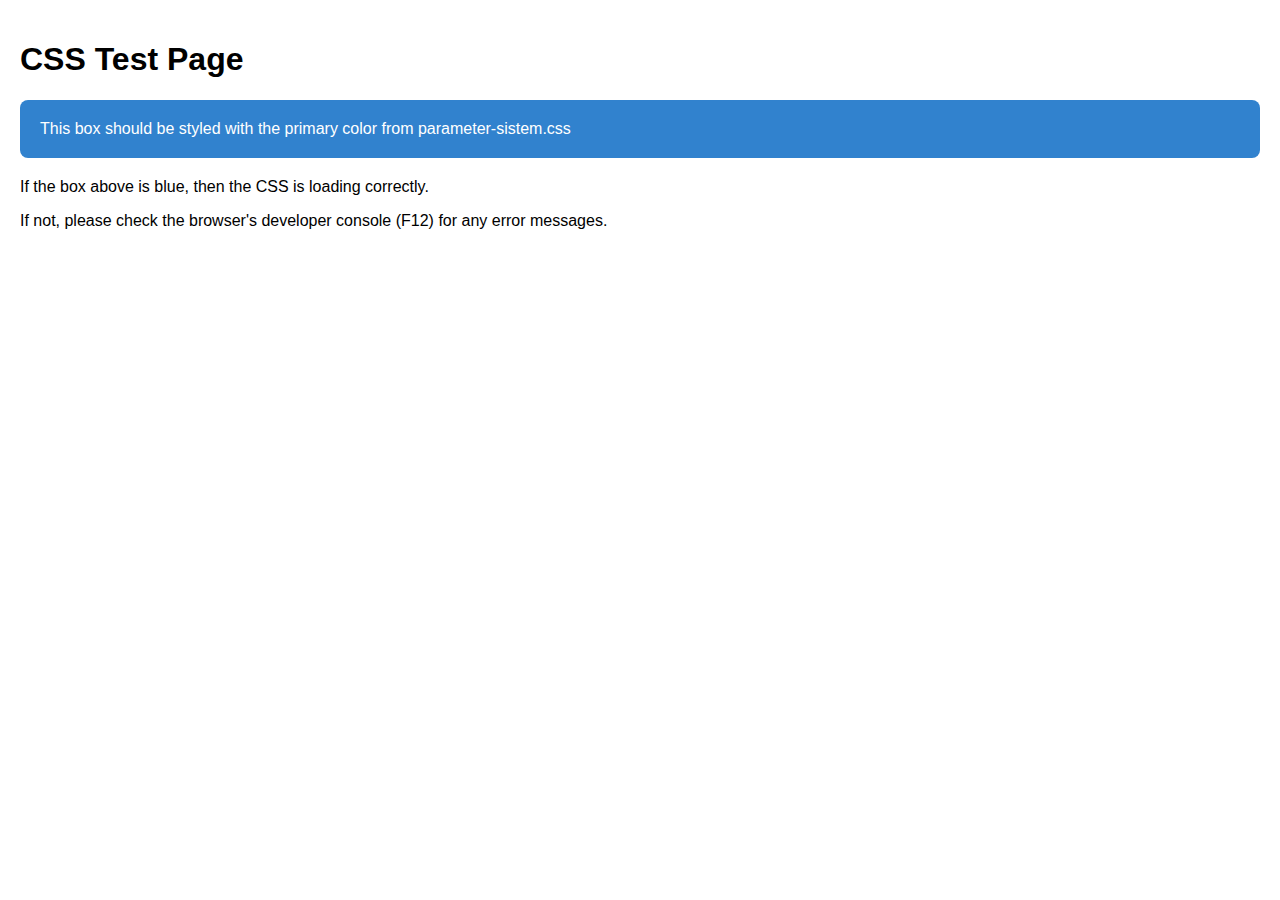
<file: css-test.html>
<!DOCTYPE html>
<html>
<head>
    <title>CSS Test</title>
    <link rel="stylesheet" href="css/parameter-sistem.css">
    <style>
        body { 
            font-family: Arial, sans-serif;
            margin: 0;
            padding: 20px;
        }
        .test-box {
            background-color: var(--primary-color);
            color: white;
            padding: 20px;
            border-radius: 8px;
            margin: 20px 0;
        }
    </style>
</head>
<body>
    <h1>CSS Test Page</h1>
    <div class="test-box">
        This box should be styled with the primary color from parameter-sistem.css
    </div>
    <p>If the box above is blue, then the CSS is loading correctly.</p>
    <p>If not, please check the browser's developer console (F12) for any error messages.</p>
</body>
</html>
</file>
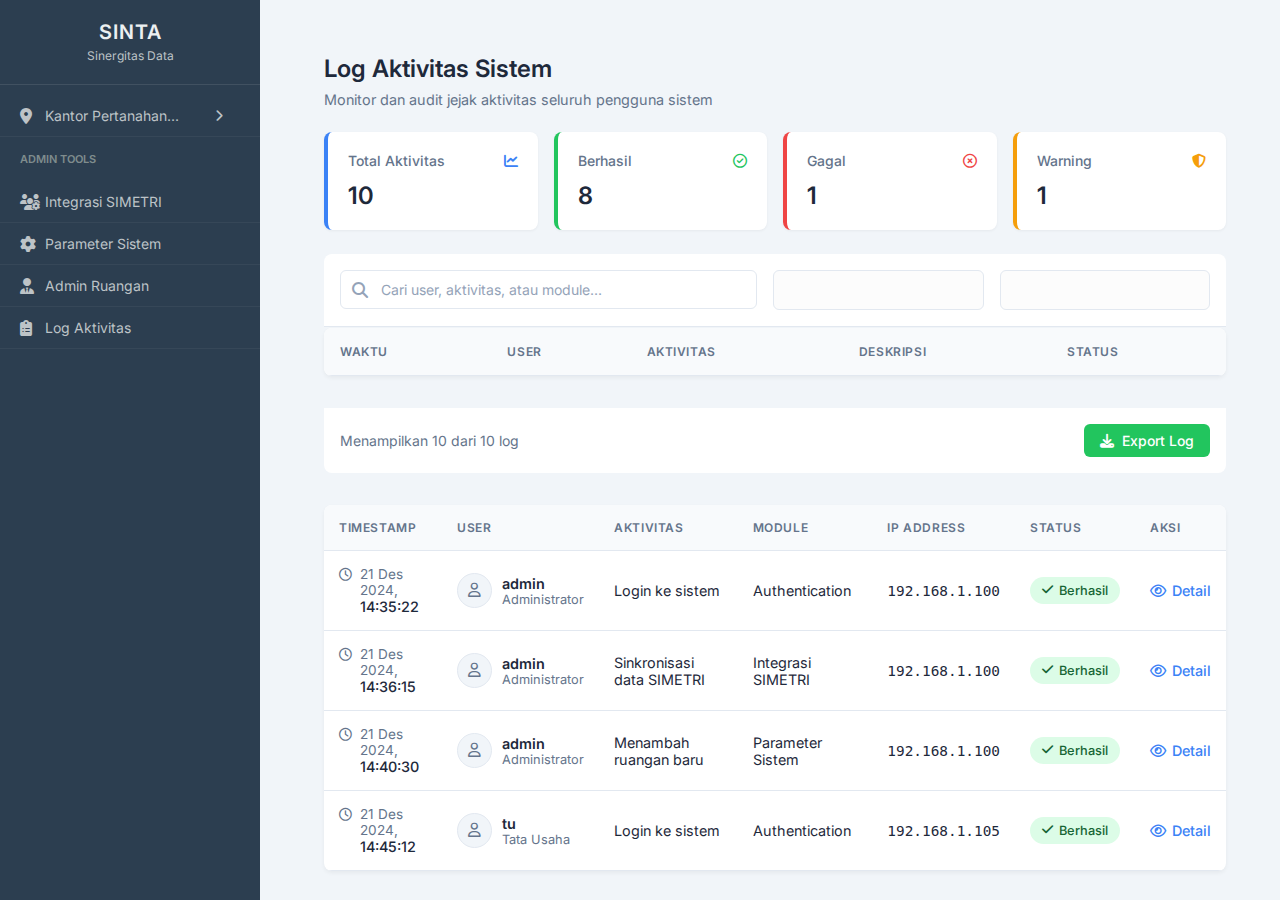
<file: log-aktivitas.html>
<!DOCTYPE html>
<html lang="id">
<head>
    <meta charset="UTF-8">
    <meta name="viewport" content="width=device-width, initial-scale=1.0">
    <title>Log Aktivitas Sistem</title>
    
    <link href="https://fonts.googleapis.com/css2?family=Inter:wght@400;500;600;700&display=swap" rel="stylesheet">
    <link rel="stylesheet" href="https://cdnjs.cloudflare.com/ajax/libs/font-awesome/6.4.0/css/all.min.css">
    <link rel="stylesheet" href="css/sidebar.css">
    <link rel="stylesheet" href="css/main.css">

    <style>
        /* --- CSS Variables & Reset --- */
        :root {
            --bg-body: #f1f5f9;
            --bg-white: #ffffff;
            --text-dark: #1e293b;
            --text-muted: #64748b;
            --border-light: #e2e8f0;
            --color-blue: #3b82f6;
            --color-green: #22c55e;
            --color-red: #ef4444;
            --color-orange: #f59e0b;
            --color-green-dark: #166534;
        }

        * {
            margin: 0;
            padding: 0;
            box-sizing: border-box;
            font-family: 'Inter', sans-serif;
        }

        body {
            background-color: #f1f5f9;
            color: var(--text-dark);
        }

        .main-content {
            padding: 1.5rem;
            margin-left: 10px; /* Disesuaikan dengan lebar sidebar yang lebih sempit */
            width: calc(100% - 70px); /* Menyesuaikan lebar konten */
        }

        /* --- Header Section --- */
        .header-section { 
            margin-bottom: 1.5rem; 
        }
        
        .header-section h2 { 
            font-size: 1.5rem; 
            font-weight: 600; 
            margin-bottom: 0.5rem; 
            color: #1e293b;
        }
        
        .header-section p { 
            color: var(--text-muted); 
            font-size: 0.9rem; 
        }

        /* --- Summary Cards Grid --- */
        .summary-grid {
            display: grid;
            grid-template-columns: repeat(4, 1fr);
            gap: 1rem;
            margin-bottom: 1.5rem;
        }

        .summary-card {
            background: var(--bg-white);
            padding: 1.25rem;
            border-radius: 0.5rem;
            box-shadow: 0 1px 3px rgba(0,0,0,0.05);
            border-left-width: 4px;
            border-left-style: solid;
        }

        .card-blue { border-left-color: var(--color-blue); }
        .card-green { border-left-color: var(--color-green); }
        .card-red { border-left-color: var(--color-red); }
        .card-orange { border-left-color: var(--color-orange); }

        .card-header {
            display: flex;
            justify-content: space-between;
            align-items: center;
            margin-bottom: 0.75rem;
            color: var(--text-muted);
            font-size: 0.875rem;
            font-weight: 500;
        }

        .card-value {
            font-size: 1.5rem;
            font-weight: 600;
            color: var(--text-dark);
        }

        .text-blue { color: var(--color-blue); }
        .text-green { color: var(--color-green); }
        .text-red { color: var(--color-red); }
        .text-orange { color: var(--color-orange); }

        /* --- Toolbar Section --- */
        .toolbar-container {
            background: var(--bg-white);
            padding: 1rem;
            border-radius: 0.5rem 0.5rem 0 0;
            border-bottom: 1px solid var(--border-light);
            display: flex;
            gap: 1rem;
            margin-bottom: 1px;
        }

        .search-wrapper {
            position: relative;
            flex: 2;
        }

        .search-icon {
            position: absolute;
            left: 0.75rem;
            top: 50%;
            transform: translateY(-50%);
            color: #94a3b8;
        }

        .form-input {
            width: 100%;
            padding: 0.625rem 0.75rem 0.625rem 2.5rem;
            border: 1px solid var(--border-light);
            border-radius: 0.375rem;
            outline: none;
            font-size: 0.875rem;
            color: var(--text-dark);
        }

        .form-input::placeholder { 
            color: #94a3b8; 
        }

        .filter-placeholder {
            flex: 1;
            height: 40px;
            border: 1px solid var(--border-light);
            border-radius: 0.375rem;
            background-color: #fcfcfc;
        }

        /* --- Footer Section --- */
        .footer-container {
            background: var(--bg-white);
            padding: 1rem;
            border-radius: 0 0 0.5rem 0.5rem;
            display: flex;
            justify-content: space-between;
            align-items: center;
            margin-bottom: 2rem;
        }

        .showing-text {
            font-size: 0.875rem;
            color: var(--text-muted);
        }

        .btn-export {
            background-color: var(--color-green);
            color: white;
            border: none;
            padding: 0.5rem 1rem;
            border-radius: 0.375rem;
            font-weight: 500;
            font-size: 0.875rem;
            cursor: pointer;
            display: flex;
            align-items: center;
            gap: 0.5rem;
            transition: background-color 0.2s;
        }

        .btn-export:hover {
            background-color: var(--color-green-dark);
        }

        /* Table Styles */
        .table-container {
            background: white;
            border-radius: 0.5rem;
            overflow: hidden;
            margin-bottom: 2rem;
            box-shadow: 0 2px 4px rgba(0,0,0,0.05);
        }

        /* New Activity Log Table Styles */
        .activity-log-container {
            margin-top: 2rem;
        }

        .activity-log-container .card {
            background: white;
            border-radius: 0.5rem;
            box-shadow: 0 2px 4px rgba(0,0,0,0.05);
            overflow: hidden;
        }

        .activity-log-container .table-responsive {
            overflow-x: auto;
        }

        .activity-log-container .custom-table {
            width: 100%;
            border-collapse: collapse;
            min-width: 900px;
        }

        .activity-log-container .custom-table thead th {
            text-align: left;
            padding: 15px;
            color: var(--text-muted);
            font-weight: 600;
            font-size: 0.75rem;
            text-transform: uppercase;
            letter-spacing: 0.05em;
            background-color: #f8fafc;
            border-bottom: 1px solid var(--border-light);
        }

        .activity-log-container .custom-table tbody tr {
            border-bottom: 1px solid var(--border-light);
            transition: background 0.2s;
        }

        .activity-log-container .custom-table tbody tr:hover {
            background-color: #f9fafb;
        }

        .activity-log-container .custom-table td {
            padding: 15px;
            vertical-align: middle;
            font-size: 0.9rem;
        }

        /* Timestamp Column */
        .timestamp-col {
            display: flex;
            align-items: flex-start;
            gap: 8px;
            color: var(--text-muted);
        }

        .timestamp-col i {
            margin-top: 3px;
            font-size: 0.8rem;
        }

        .date-text {
            display: block;
            color: var(--text-muted);
            font-size: 0.85rem;
        }

        .time-text {
            display: block;
            font-weight: 500;
            color: var(--text-dark);
        }

        /* User Column */
        .user-col {
            display: flex;
            align-items: center;
            gap: 10px;
        }

        .user-avatar {
            width: 35px;
            height: 35px;
            background-color: #f1f5f9;
            border-radius: 50%;
            display: flex;
            align-items: center;
            justify-content: center;
            color: var(--text-muted);
            border: 1px solid #e2e8f0;
        }

        .user-info {
            display: flex;
            flex-direction: column;
        }

        .username {
            font-weight: 600;
            color: var(--text-dark);
        }

        .user-role {
            font-size: 0.8rem;
            color: var(--text-muted);
        }

        /* Status Badge */
        .badge-success {
            background-color: #dcfce7;
            color: #166534;
            padding: 6px 12px;
            border-radius: 20px;
            font-size: 0.8rem;
            font-weight: 500;
            display: inline-flex;
            align-items: center;
            gap: 6px;
        }

        /* Detail Button */
        .btn-detail {
            color: var(--color-blue);
            text-decoration: none;
            font-weight: 500;
            display: inline-flex;
            align-items: center;
            gap: 6px;
            cursor: pointer;
            transition: opacity 0.2s;
        }

        .btn-detail:hover {
            text-decoration: underline;
            opacity: 0.8;
        }

        .table-responsive {
            overflow-x: auto;
        }

        table {
            width: 100%;
            border-collapse: collapse;
        }

        th, td {
            padding: 1rem;
            text-align: left;
            border-bottom: 1px solid var(--border-light);
        }

        th {
            background-color: #f8fafc;
            font-weight: 600;
            font-size: 0.75rem;
            text-transform: uppercase;
            letter-spacing: 0.05em;
            color: #64748b;
        }

        tr:last-child td {
            border-bottom: none;
        }

        /* Responsive */
        @media (max-width: 1024px) {
            .main-content {
                margin-left: 0;
                padding: 1rem;
            }
            
            .summary-grid {
                grid-template-columns: repeat(2, 1fr);
            }
        }

        @media (max-width: 768px) {
            .toolbar-container {
                flex-direction: column;
            }
            
            .search-wrapper,
            .filter-placeholder {
                width: 100%;
            }
            
            .footer-container {
                flex-direction: column;
                gap: 1rem;
                align-items: flex-start;
            }
        }

        @media (max-width: 480px) {
            .summary-grid {
                grid-template-columns: 1fr;
            }
            
            .main-content {
                padding: 0.75rem;
            }
        }
    </style>
</head>
<body>
    <!-- Sidebar -->
    <div id="sidebar-container">
        <!--#include virtual="/components/sidebar.html" -->
    </div>

    <div class="main-content">
        <div class="content-body">
            <div class="header-section">
                <h2>Log Aktivitas Sistem</h2>
                <p>Monitor dan audit jejak aktivitas seluruh pengguna sistem</p>
            </div>

            <div class="summary-grid">
                <div class="summary-card card-blue">
                    <div class="card-header">
                        <span>Total Aktivitas</span>
                        <i class="fa-solid fa-chart-line text-blue"></i>
                    </div>
                    <div class="card-value">10</div>
                </div>

                <div class="summary-card card-green">
                    <div class="card-header">
                        <span>Berhasil</span>
                        <i class="fa-regular fa-circle-check text-green"></i>
                    </div>
                    <div class="card-value">8</div>
                </div>

                <div class="summary-card card-red">
                    <div class="card-header">
                        <span>Gagal</span>
                        <i class="fa-regular fa-circle-xmark text-red"></i>
                    </div>
                    <div class="card-value">1</div>
                </div>

                <div class="summary-card card-orange">
                    <div class="card-header">
                        <span>Warning</span>
                        <i class="fa-solid fa-shield-halved text-orange"></i>
                    </div>
                    <div class="card-value">1</div>
                </div>
            </div>

            <div class="toolbar-container">
                <div class="search-wrapper">
                    <i class="fa-solid fa-magnifying-glass search-icon"></i>
                    <input type="text" class="form-input" placeholder="Cari user, aktivitas, atau module...">
                </div>
                <div class="filter-placeholder"></div>
                <div class="filter-placeholder"></div>
            </div>

            <div class="table-container">
                <div class="table-responsive">
                    <table>
                        <thead>
                            <tr>
                                <th>Waktu</th>
                                <th>User</th>
                                <th>Aktivitas</th>
                                <th>Deskripsi</th>
                                <th>Status</th>
                            </tr>
                        </thead>
                        <tbody>
                            <!-- Data log aktivitas akan dimuat di sini -->
                        </tbody>
                    </table>
                </div>
            </div>

            <div class="footer-container">
                <span class="showing-text">Menampilkan 10 dari 10 log</span>
                <button class="btn-export">
                    <i class="fa-solid fa-download"></i>
                    Export Log
                </button>
            </div>

            <!-- Activity Log Table -->
            <div class="activity-log-container">
                <div class="card">
                    <div class="table-responsive">
                        <table class="custom-table">
                            <thead>
                                <tr>
                                    <th>Timestamp</th>
                                    <th>User</th>
                                    <th>Aktivitas</th>
                                    <th>Module</th>
                                    <th>IP Address</th>
                                    <th>Status</th>
                                    <th>Aksi</th>
                                </tr>
                            </thead>
                            <tbody id="tableBody">
                                <!-- Data akan diisi oleh JavaScript -->
                            </tbody>
                        </table>
                    </div>
                </div>
            </div>
        </div>
    </div>

    <!-- JavaScript -->
    <script src="js/main.js"></script>
    <script src="js/sidebar.js"></script>
    <script>
        // Data Mockup untuk activity log
        const auditData = [
            {
                date: "21 Des 2024",
                time: "14:35:22",
                user: "admin",
                role: "Administrator",
                activity: "Login ke sistem",
                module: "Authentication",
                ip: "192.168.1.100",
                status: "Berhasil"
            },
            {
                date: "21 Des 2024",
                time: "14:36:15",
                user: "admin",
                role: "Administrator",
                activity: "Sinkronisasi data SIMETRI",
                module: "Integrasi SIMETRI",
                ip: "192.168.1.100",
                status: "Berhasil"
            },
            {
                date: "21 Des 2024",
                time: "14:40:30",
                user: "admin",
                role: "Administrator",
                activity: "Menambah ruangan baru",
                module: "Parameter Sistem",
                ip: "192.168.1.100",
                status: "Berhasil"
            },
            {
                date: "21 Des 2024",
                time: "14:45:12",
                user: "tu",
                role: "Tata Usaha",
                activity: "Login ke sistem",
                module: "Authentication",
                ip: "192.168.1.105",
                status: "Berhasil"
            }
        ];

        // Fungsi untuk menampilkan data ke dalam tabel
        function renderTable(data) {
            const tableBody = document.getElementById('tableBody');
            let htmlContent = '';

            data.forEach(item => {
                htmlContent += `
                    <tr>
                        <td>
                            <div class="timestamp-col">
                                <i class="far fa-clock"></i>
                                <div>
                                    <span class="date-text">${item.date},</span>
                                    <span class="time-text">${item.time}</span>
                                </div>
                            </div>
                        </td>
                        <td>
                            <div class="user-col">
                                <div class="user-avatar">
                                    <i class="far fa-user"></i>
                                </div>
                                <div class="user-info">
                                    <span class="username">${item.user}</span>
                                    <span class="user-role">${item.role}</span>
                                </div>
                            </div>
                        </td>
                        <td style="max-width: 200px;">
                            ${item.activity}
                        </td>
                        <td class="text-muted">
                            ${item.module}
                        </td>
                        <td class="text-muted" style="font-family: monospace;">
                            ${item.ip}
                        </td>
                        <td>
                            <span class="badge-success">
                                <i class="fas fa-check"></i> ${item.status}
                            </span>
                        </td>
                        <td>
                            <a href="#" class="btn-detail">
                                <i class="far fa-eye"></i> Detail
                            </a>
                        </td>
                    </tr>`;
            });

            tableBody.innerHTML = htmlContent;
        }

        // Jalankan saat dokumen selesai dimuat
        document.addEventListener('DOMContentLoaded', () => {
            renderTable(auditData);
        });
    </script>
</body>
</html>
</file>
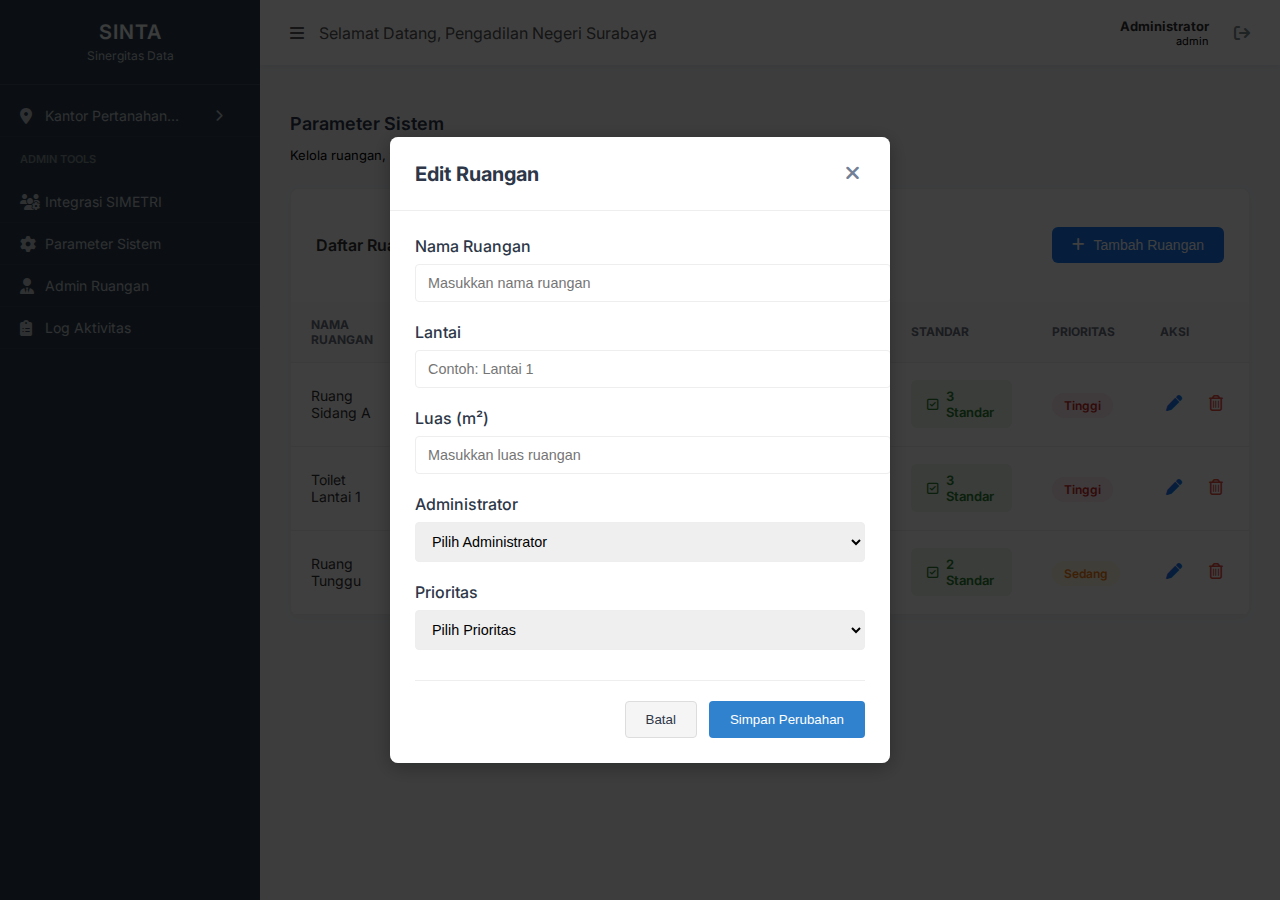
<file: parameter-sistem.html>
<!DOCTYPE html>
<html lang="id">
<head>
    <meta charset="UTF-8">
    <meta name="viewport" content="width=device-width, initial-scale=1.0">
    <title>SINTA - Parameter Sistem</title>
    <link href="https://fonts.googleapis.com/css2?family=Inter:wght@400;500;600;700&display=swap" rel="stylesheet">
    <link rel="stylesheet" href="https://cdnjs.cloudflare.com/ajax/libs/font-awesome/6.4.0/css/all.min.css">
    <link rel="stylesheet" href="css/sidebar.css">
    <link rel="stylesheet" href="css/main.css">
    <link rel="stylesheet" href="css/parameter-sistem.css">
    <script src="js/main.js" defer></script>
    <script src="js/parameter-sistem.js" defer></script>
</head>
<body>
    <div id="sidebar-container"></div>

    <main class="main-content">
        <header class="top-header">
            <div class="header-left">
                <i class="fa-solid fa-bars" style="cursor: pointer;" id="sidebarToggle"></i>
                <span>Selamat Datang, Pengadilan Negeri Surabaya</span>
            </div>
            <div class="header-right">
                <div class="user-profile">
                    <div class="user-avatar">A</div>
                    <div class="user-info">
                        <h4>Administrator</h4>
                        <p>admin</p>
                    </div>
                </div>
                <i class="fa-solid fa-arrow-right-from-bracket" style="color: #7f8c8d; cursor: pointer; margin-left: 10px;"></i>
            </div>
        </header>

        <div class="content-body">
            <div class="page-title">
                <h3>Parameter Sistem</h3>
                <p>Kelola ruangan, tugas, dan standar kebersihan untuk modul CleanCourt</p>
            </div>

            <div class="table-card">
                <div class="card-header-row">
                    <h4 class="card-title">Daftar Ruangan</h4>
                    <button class="btn-add" onclick="tambahRuangan()">
                        <i class="fa-solid fa-plus"></i> Tambah Ruangan
                    </button>
                </div>

                <div class="table-responsive">
                    <table class="custom-table">
                        <thead>
                            <tr>
                                <th>Nama Ruangan</th>
                                <th>Lantai</th>
                                <th>Luas (m²)</th>
                                <th>Administrator</th>
                                <th>Tugas</th>
                                <th>Standar</th>
                                <th>Prioritas</th>
                                <th>Aksi</th>
                            </tr>
                        </thead>
                        <tbody>
                            <tr>
                                <td>Ruang Sidang A</td>
                                <td>Lantai 1</td>
                                <td>120</td>
                                <td>
                                    <div class="admin-cell">
                                        <i class="fa-regular fa-user admin-icon"></i>
                                        <div class="admin-details">
                                            <span class="admin-name">Bambang Wijaya, S.H.</span>
                                            <span class="admin-nip">199003032016031003</span>
                                        </div>
                                    </div>
                                </td>
                                <td>
                                    <a href="#" class="badge-task">
                                        <i class="fa-regular fa-file-lines"></i> 3 Tugas
                                    </a>
                                </td>
                                <td>
                                    <a href="#" class="badge-standard">
                                        <i class="fa-regular fa-square-check"></i> 3 Standar
                                    </a>
                                </td>
                                <td><span class="pill-priority priority-high">Tinggi</span></td>
                                <td>
                                    <div class="action-cell">
                                        <button type="button" class="btn-icon btn-edit" onclick="editRuangan(this)">
                                            <i class="fa-solid fa-pen"></i>
                                        </button>
                                        <button class="btn-icon btn-delete">
                                            <i class="fa-regular fa-trash-can"></i>
                                        </button>
                                    </div>
                                </td>
                            </tr>

                            <tr>
                                <td>Toilet Lantai 1</td>
                                <td>Lantai 1</td>
                                <td>30</td>
                                <td>
                                    <div class="admin-cell">
                                        <i class="fa-regular fa-user admin-icon"></i>
                                        <div class="admin-details">
                                            <span class="admin-name">Rudi Hartono, S.Sos.</span>
                                            <span class="admin-nip">199005052017031005</span>
                                        </div>
                                    </div>
                                </td>
                                <td>
                                    <a href="#" class="badge-task">
                                        <i class="fa-regular fa-file-lines"></i> 3 Tugas
                                    </a>
                                </td>
                                <td>
                                    <a href="#" class="badge-standard">
                                        <i class="fa-regular fa-square-check"></i> 3 Standar
                                    </a>
                                </td>
                                <td><span class="pill-priority priority-high">Tinggi</span></td>
                                <td>
                                    <div class="action-cell">
                                        <button type="button" class="btn-icon btn-edit" onclick="editRuangan(this)">
                                            <i class="fa-solid fa-pen"></i>
                                        </button>
                                        <button class="btn-icon btn-delete">
                                            <i class="fa-regular fa-trash-can"></i>
                                        </button>
                                    </div>
                                </td>
                            </tr>

                            <tr>
                                <td>Ruang Tunggu</td>
                                <td>Lantai 1</td>
                                <td>80</td>
                                <td>
                                    <div class="admin-cell">
                                        <i class="fa-regular fa-user admin-icon"></i>
                                        <div class="admin-details">
                                            <span class="admin-name">Rudi Hartono, S.Sos.</span>
                                            <span class="admin-nip">199005052017031005</span>
                                        </div>
                                    </div>
                                </td>
                                <td>
                                    <a href="#" class="badge-task">
                                        <i class="fa-regular fa-file-lines"></i> 2 Tugas
                                    </a>
                                </td>
                                <td>
                                    <a href="#" class="badge-standard">
                                        <i class="fa-regular fa-square-check"></i> 2 Standar
                                    </a>
                                </td>
                                <td><span class="pill-priority priority-med">Sedang</span></td>
                                <td>
                                    <div class="action-cell">
                                        <button type="button" class="btn-icon btn-edit" onclick="editRuangan(this)"><i class="fa-solid fa-pen"></i></button>
                                        <button class="btn-icon btn-delete"><i class="fa-regular fa-trash-can"></i></button>
                                    </div>
                                </td>
                            </tr>
                        </tbody>
                    </table>
                </div>
            </div>
        </div>
    </main>

    <!-- Modal Tambah Ruangan -->
    <div id="modalTambahRuangan" class="modal">
        <div class="modal-content">
            <div class="modal-header">
                <h3>Tambah Ruangan Baru</h3>
                <button type="button" class="close-btn" onclick="tutupModal('modalTambahRuangan')">
                    <i class="fa-solid fa-times"></i>
                </button>
            </div>
            <form id="formTambahRuangan" class="modal-form">
                <div class="form-group">
                    <label for="namaRuangan">Nama Ruangan</label>
                    <input type="text" id="namaRuangan" name="namaRuangan" placeholder="Masukkan nama ruangan" required>
                </div>
                <div class="form-group">
                    <label for="lantai">Lantai</label>
                    <input type="text" id="lantai" name="lantai" placeholder="Contoh: Lantai 1" required>
                </div>
                <div class="form-group">
                    <label for="luas">Luas (m²)</label>
                    <input type="number" id="luas" name="luas" placeholder="Masukkan luas ruangan" required>
                </div>
                <div class="form-group">
                    <label for="admin">Administrator</label>
                    <select id="admin" name="admin" required>
                        <option value="">Pilih Administrator</option>
                        <option value="1">Bambang Wijaya, S.H. - 199003032016031003</option>
                        <option value="2">Rudi Hartono, S.Sos. - 199005052017031005</option>
                    </select>
                </div>
                <div class="form-group">
                    <label for="prioritas">Prioritas</label>
                    <select id="prioritas" name="prioritas" required>
                        <option value="">Pilih Prioritas</option>
                        <option value="tinggi">Tinggi</option>
                        <option value="sedang">Sedang</option>
                        <option value="rendah">Rendah</option>
                    </select>
                </div>
                <div class="form-actions">
                    <button type="button" class="btn btn-secondary" onclick="tutupModal('modalTambahRuangan')">Batal</button>
                    <button type="submit" class="btn btn-primary">Simpan</button>
                </div>
            </form>
        </div>
    </div>

    <!-- Modal Edit Ruangan -->
    <div id="modalEditRuangan" class="modal">
        <div class="modal-content">
            <div class="modal-header">
                <h3>Edit Ruangan</h3>
                <button type="button" class="close-btn" onclick="tutupModal('modalEditRuangan')">
                    <i class="fa-solid fa-times"></i>
                </button>
            </div>
            <form id="formEditRuangan" class="modal-form">
                <input type="hidden" id="editId" name="id">
                <div class="form-group">
                    <label for="editNamaRuangan">Nama Ruangan</label>
                    <input type="text" id="editNamaRuangan" name="namaRuangan" placeholder="Masukkan nama ruangan" required>
                </div>
                <div class="form-group">
                    <label for="editLantai">Lantai</label>
                    <input type="text" id="editLantai" name="lantai" placeholder="Contoh: Lantai 1" required>
                </div>
                <div class="form-group">
                    <label for="editLuas">Luas (m²)</label>
                    <input type="number" id="editLuas" name="luas" placeholder="Masukkan luas ruangan" required>
                </div>
                <div class="form-group">
                    <label for="editAdministrator">Administrator</label>
                    <select id="editAdministrator" name="admin" required>
                        <option value="">Pilih Administrator</option>
                        <option value="1">Bambang Wijaya, S.H. - 199003032016031003</option>
                        <option value="2">Rudi Hartono, S.Sos. - 199005052017031005</option>
                    </select>
                </div>
                <div class="form-group">
                    <label for="editPrioritas">Prioritas</label>
                    <select id="editPrioritas" name="prioritas" required>
                        <option value="">Pilih Prioritas</option>
                        <option value="Tinggi">Tinggi</option>
                        <option value="Sedang">Sedang</option>
                        <option value="Rendah">Rendah</option>
                    </select>
                </div>
                <div class="form-actions">
                    <button type="button" class="btn btn-secondary" onclick="tutupModal('modalEditRuangan')">Batal</button>
                    <button type="submit" class="btn btn-primary">Simpan Perubahan</button>
                </div>
            </form>
        </div>
    </div>

    <script>
        // Handle form submission for tambah ruangan
        document.getElementById('formTambahRuangan')?.addEventListener('submit', function(e) {
            e.preventDefault();
            // Add your form submission logic here
            alert('Data ruangan berhasil disimpan!');
            tutupModal('modalTambahRuangan');
        });

        // Handle form submission for edit ruangan
        document.getElementById('formEditRuangan')?.addEventListener('submit', function(e) {
            e.preventDefault();
            // Add your form submission logic here
            alert('Perubahan berhasil disimpan!');
            tutupModal('modalEditRuangan');
        });
    </script>
</body>
</html>
</file>
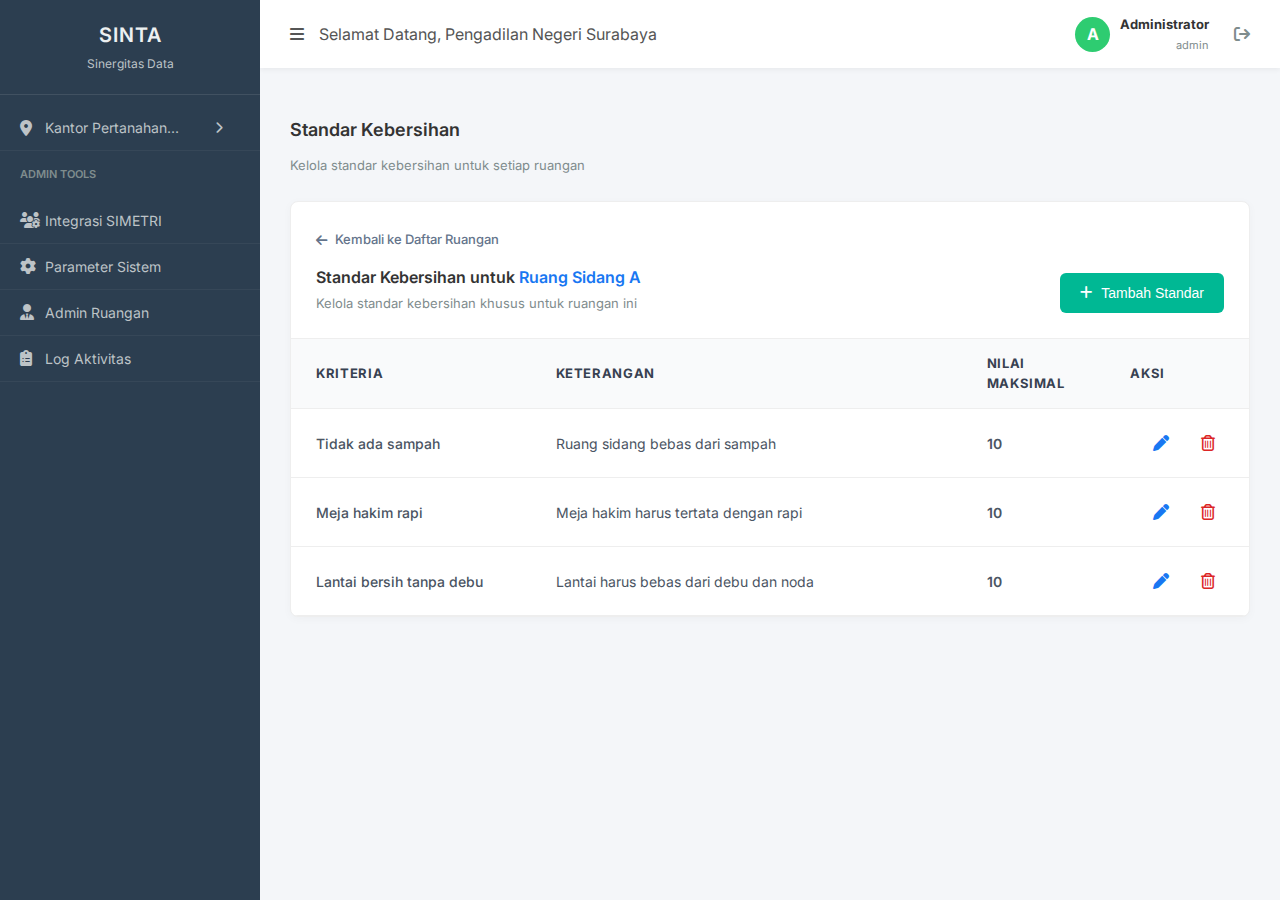
<file: standar-kebersihan.html>
<!DOCTYPE html>
<html lang="id">
<head>
    <meta charset="UTF-8">
    <meta name="viewport" content="width=device-width, initial-scale=1.0">
    <title>SINTA - Standar Kebersihan</title>
    <link href="https://fonts.googleapis.com/css2?family=Inter:wght@400;500;600;700&display=swap" rel="stylesheet">
    <link rel="stylesheet" href="https://cdnjs.cloudflare.com/ajax/libs/font-awesome/6.4.0/css/all.min.css">
    <link rel="stylesheet" href="css/sidebar.css">
    <link rel="stylesheet" href="css/main.css">
    <link rel="stylesheet" href="css/standar-kebersihan.css">
</head>
<body>
    <!-- Sidebar will be loaded here by JavaScript -->
    <div id="sidebar-container"></div>

    <main class="main-content">
        <header class="top-header">
            <div class="header-left">
                <i class="fa-solid fa-bars" style="cursor: pointer;" id="sidebarToggle"></i>
                <span>Selamat Datang, Pengadilan Negeri Surabaya</span>
            </div>
            <div class="header-right">
                <div class="user-profile">
                    <div class="user-avatar">A</div>
                    <div class="user-info">
                        <h4>Administrator</h4>
                        <p>admin</p>
                    </div>
                </div>
                <i class="fa-solid fa-arrow-right-from-bracket" style="color: #7f8c8d; cursor: pointer; margin-left: 10px;"></i>
            </div>
        </header>

        <div class="content-body">
            <div class="page-title">
                <h3>Standar Kebersihan</h3>
                <p>Kelola standar kebersihan untuk setiap ruangan</p>
            </div>

            <div class="table-card">
                <div class="card-header-wrapper">
                    <a href="parameter-sistem.html" class="back-link">
                        <i class="fa-solid fa-arrow-left"></i> Kembali ke Daftar Ruangan
                    </a>

                    <div class="header-action-row">
                        <div class="header-title-group">
                            <h4>Standar Kebersihan untuk <span id="roomName" class="room-title">Ruang Sidang A</span></h4>
                            <p>Kelola standar kebersihan khusus untuk ruangan ini</p>
                        </div>
                        <button class="btn-add-green" onclick="tambahStandar()">
                            <i class="fa-solid fa-plus"></i> Tambah Standar
                        </button>
                    </div>
                </div>

                <div class="table-responsive">
                    <table class="custom-table">
                        <thead>
                            <tr>
                                <th style="width: 25%;">Kriteria</th>
                                <th style="width: 45%;">Keterangan</th>
                                <th style="width: 15%;">Nilai Maksimal</th>
                                <th style="width: 15%;">Aksi</th>
                            </tr>
                        </thead>
                        <tbody id="standarList">
                            <!-- Standar akan dimuat di sini oleh JavaScript -->
                        </tbody>
                    </table>
                </div>
            </div>
        </div>
    </main>

    <!-- Modal Tambah Standar -->
    <div id="tambahStandarModal" class="modal">
        <div class="modal-content">
            <div class="modal-header">
                <h4><i class="fa-solid fa-plus-circle"></i> Tambah Standar Baru</h4>
                <span class="close-modal">&times;</span>
            </div>
            <div class="modal-body">
                <form id="standarForm" class="form-container">
                    <div class="form-group">
                        <label for="kriteria">Kriteria <span class="required">*</span></label>
                        <input type="text" id="kriteria" name="kriteria" required 
                               placeholder="Contoh: Lantai bersih tanpa debu">
                    </div>
                    
                    <div class="form-group">
                        <label for="keterangan">Keterangan <span class="required">*</span></label>
                        <textarea id="keterangan" name="keterangan" rows="3" required
                                 placeholder="Deskripsi detail kriteria kebersihan"></textarea>
                    </div>
                    
                    <div class="form-group">
                        <label for="nilai">Nilai Maksimal <span class="required">*</span></label>
                        <input type="number" id="nilai" name="nilai" min="1" max="100" value="10" required>
                    </div>
                    
                    <div class="form-actions">
                        <button type="button" class="btn-cancel" onclick="tutupModal()">Batal</button>
                        <button type="submit" class="btn-submit">Simpan Standar</button>
                    </div>
                </form>
            </div>
        </div>
    </div>

    <!-- Modal Edit Standar -->
    <div id="editStandarModal" class="modal">
        <div class="modal-content">
            <div class="modal-header">
                <h4><i class="fa-solid fa-pen-to-square"></i> Edit Standar</h4>
                <span class="close-modal" onclick="tutupModal('editStandarModal')">&times;</span>
            </div>
            <div class="modal-body">
                <form id="editStandarForm" class="form-container">
                    <input type="hidden" id="editStandarId">
                    <div class="form-group">
                        <label for="editKriteria">Kriteria <span class="required">*</span></label>
                        <input type="text" id="editKriteria" name="kriteria" required 
                               placeholder="Contoh: Lantai bersih tanpa debu">
                    </div>
                    
                    <div class="form-group">
                        <label for="editKeterangan">Keterangan <span class="required">*</span></label>
                        <textarea id="editKeterangan" name="keterangan" rows="3" required
                                 placeholder="Deskripsi detail kriteria kebersihan"></textarea>
                    </div>
                    
                    <div class="form-group">
                        <label for="editNilai">Nilai Maksimal <span class="required">*</span></label>
                        <input type="number" id="editNilai" name="nilai" min="1" max="100" required>
                    </div>
                    
                    <div class="form-actions">
                        <button type="button" class="btn-cancel" onclick="tutupModal('editStandarModal')">Batal</button>
                        <button type="submit" class="btn-submit">Simpan Perubahan</button>
                    </div>
                </form>
            </div>
        </div>
    </div>

    <script>
        // Load sidebar and initialize after DOM is loaded
        document.addEventListener('DOMContentLoaded', function() {
            // Load sidebar
            if (typeof loadSidebar === 'function') {
                loadSidebar();
            } else {
                console.error('loadSidebar function not found');
            }
            
            // Initialize other scripts
            if (typeof initStandarKebersihan === 'function') {
                initStandarKebersihan();
            }
        });
    </script>
    <script src="js/main.js"></script>
    <script src="js/standar-kebersihan.js"></script>
</body>
</html>
</file>
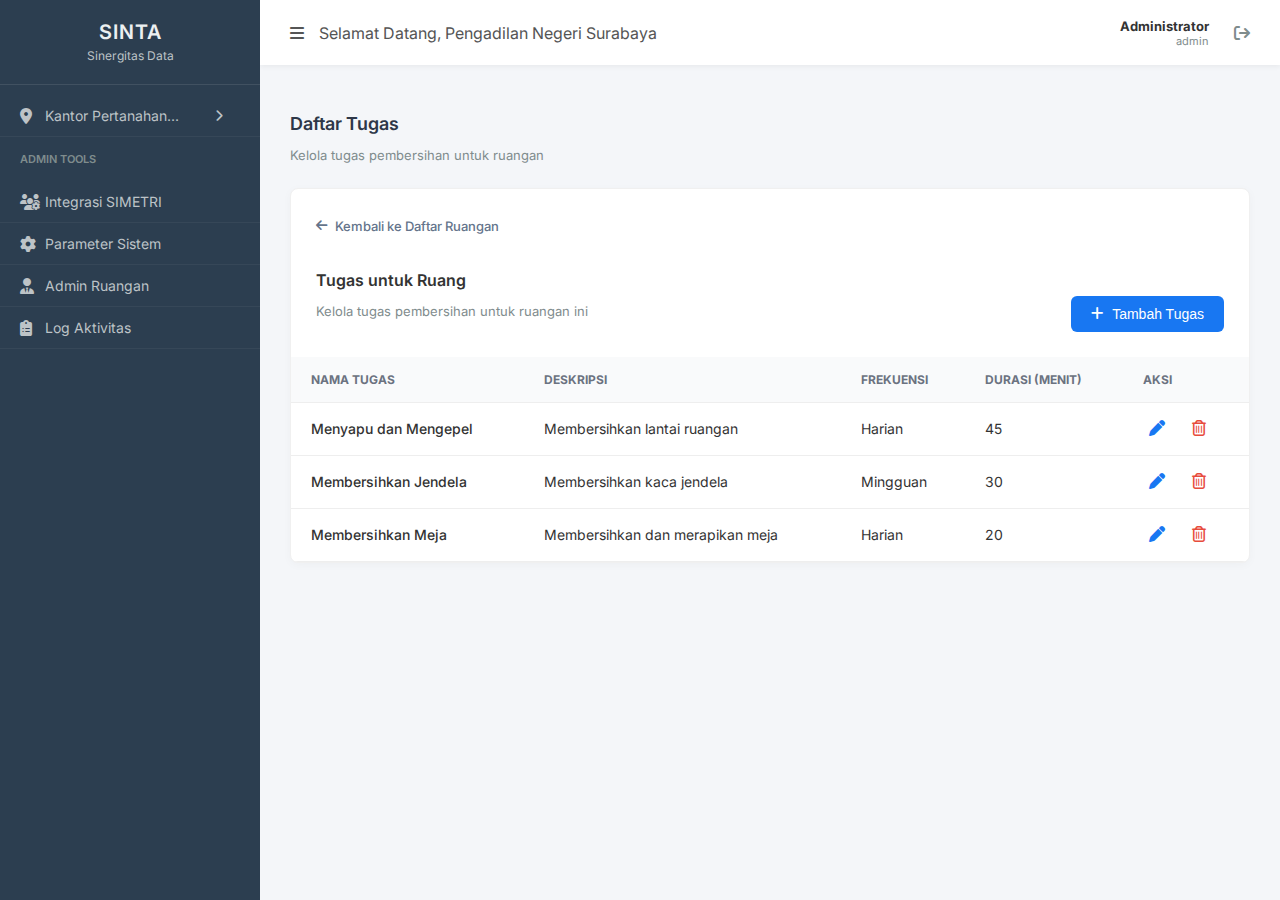
<file: tugas-ruangan.html>
<!DOCTYPE html>
<html lang="id">
<head>
    <meta charset="UTF-8">
    <meta name="viewport" content="width=device-width, initial-scale=1.0">
    <title>SINTA - Detail Tugas Ruangan</title>
    <link href="https://fonts.googleapis.com/css2?family=Inter:wght@400;500;600;700&display=swap" rel="stylesheet">
    <link rel="stylesheet" href="https://cdnjs.cloudflare.com/ajax/libs/font-awesome/6.4.0/css/all.min.css">
    <link rel="stylesheet" href="css/sidebar.css">
    <link rel="stylesheet" href="css/main.css">
    <link rel="stylesheet" href="css/parameter-sistem.css">
    <link rel="stylesheet" href="css/tugas-ruangan.css">
    <script src="js/main.js" defer></script>
<body>
    <!-- Sidebar will be loaded here by JavaScript -->
    <div id="sidebar-container"></div>

    <main class="main-content">
        <header class="top-header">
            <div class="header-left">
                <i class="fa-solid fa-bars" style="cursor: pointer;" id="sidebarToggle"></i>
                <span>Selamat Datang, Pengadilan Negeri Surabaya</span>
            </div>
            <div class="header-right">
                <div class="user-profile">
                    <div class="user-avatar">A</div>
                    <div class="user-info">
                        <h4>Administrator</h4>
                        <p>admin</p>
                    </div>
                </div>
                <i class="fa-solid fa-arrow-right-from-bracket" style="color: #7f8c8d; cursor: pointer; margin-left: 10px;"></i>
            </div>
        </header>

        <div class="content-body">
        <div class="page-title">
            <h3>Daftar Tugas</h3>
            <p>Kelola tugas pembersihan untuk ruangan</p>
        </div>

        <div class="table-card">
            <div class="card-header-wrapper">
                <a href="parameter-sistem.html" class="back-link">
                    <i class="fa-solid fa-arrow-left"></i> Kembali ke Daftar Ruangan
                </a>
                <div class="header-action-row">
                    <div class="header-title-group">
                        <h4 id="room-title">Daftar Tugas</h4>
                        <p>Kelola tugas pembersihan untuk ruangan ini</p>
                    </div>
                    <button class="btn-add" onclick="tambahTugas()">
                        <i class="fa-solid fa-plus"></i> Tambah Tugas
                    </button>
                </div>
            </div>

                <div class="table-responsive">
                    <table class="custom-table">
                        <thead>
                            <tr>
                                <th>Nama Tugas</th>
                                <th>Deskripsi</th>
                                <th>Frekuensi</th>
                                <th>Durasi (menit)</th>
                                <th>Aksi</th>
                            </tr>
                        </thead>
                        <tbody id="task-list">
                            <!-- Tasks will be loaded here by JavaScript -->
                        </tbody>
                    </table>
                </div>
            </div>
        </div>
    </main>

    <!-- Modal Tambah Tugas -->
    <div id="tambahTugasModal" class="modal">
        <div class="modal-content">
            <div class="modal-header">
                <h4>Tambah Tugas Baru</h4>
                <span class="close-modal">&times;</span>
            </div>
            <div class="modal-body">
                <form id="tugasForm" class="form-container">
                    <div class="form-section">
                        <h5 class="form-section-title">Informasi Tugas</h5>
                        <div class="form-group">
                            <div class="input-group">
                                <label for="namaTugas">Nama Tugas <span class="required">*</span></label>
                                <input type="text" id="namaTugas" name="namaTugas" placeholder="Contoh: Menyapu Lantai" required>
                            </div>
                        </div>
                        <div class="form-group">
                            <div class="input-group">
                                <label for="deskripsi">Deskripsi Tugas</label>
                                <textarea id="deskripsi" name="deskripsi" rows="3" placeholder="Deskripsi detail tugas (opsional)"></textarea>
                                <div class="hint">Deskripsi membantu petugas memahami tugas dengan lebih baik</div>
                            </div>
                        </div>
                    </div>

                    <div class="form-section">
                        <h5 class="form-section-title">Detail Pelaksanaan</h5>
                        <div class="form-row">
                            <div class="form-group">
                                <div class="input-group">
                                    <label for="frekuensi">Frekuensi <span class="required">*</span></label>
                                    <div class="select-wrapper">
                                        <select id="frekuensi" name="frekuensi" required>
                                            <option value="">Pilih Frekuensi</option>
                                            <option value="Harian">Harian</option>
                                            <option value="Mingguan">Mingguan</option>
                                            <option value="Bulanan">Bulanan</option>
                                        </select>
                                        <i class="fa-solid fa-chevron-down"></i>
                                    </div>
                                </div>
                            </div>
                            <div class="form-group">
                                <div class="input-group">
                                    <label for="durasi">Durasi (menit) <span class="required">*</span></label>
                                    <div class="input-with-icon">
                                        <input type="number" id="durasi" name="durasi" min="1" placeholder="0" required>
                                        <span class="input-icon">menit</span>
                                    </div>
                                </div>
                            </div>
                        </div>
                    </div>

                    <div class="form-section">
                        <h5 class="form-section-title">Kategori</h5>
                        <div class="form-group">
                            <div class="input-group">
                                <label for="kategori">Kategori Tugas</label>
                                <div class="select-wrapper">
                                    <select id="kategori" name="kategori">
                                        <option value="">Pilih Kategori</option>
                                        <option value="Kebersihan">Kebersihan</option>
                                        <option value="Perawatan">Perawatan</option>
                                        <option value="Pengecekan">Pengecekan</option>
                                        <option value="Lainnya">Lainnya</option>
                                    </select>
                                    <i class="fa-solid fa-chevron-down"></i>
                                </div>
                            </div>
                        </div>
                    </div>

                    <div class="form-actions">
                        <button type="button" class="btn-cancel">
                            <i class="fa-solid fa-times"></i> Batal
                        </button>
                        <button type="submit" class="btn-submit">
                            <i class="fa-solid fa-save"></i> Simpan Tugas
                        </button>
                    </div>
                </form>
            </div>
        </div>
    </div>

    <!-- Modal Edit Tugas -->
    <div id="editTugasModal" class="modal">
        <div class="modal-content">
            <div class="modal-header">
                <h4>Edit Tugas</h4>
                <span class="close-modal" onclick="tutupModal('editTugasModal')">&times;</span>
            </div>
            <div class="modal-body">
                <form id="editTugasForm" class="form-container">
                    <input type="hidden" id="editTugasId">
                    <div class="form-section">
                        <h5 class="form-section-title">Informasi Tugas</h5>
                        <div class="form-group">
                            <div class="input-group">
                                <label for="editNamaTugas">Nama Tugas <span class="required">*</span></label>
                                <input type="text" id="editNamaTugas" name="namaTugas" placeholder="Contoh: Menyapu Lantai" required>
                            </div>
                        </div>
                        <div class="form-group">
                            <div class="input-group">
                                <label for="editDeskripsi">Deskripsi Tugas</label>
                                <textarea id="editDeskripsi" name="deskripsi" rows="3" placeholder="Deskripsi detail tugas (opsional)"></textarea>
                                <div class="hint">Deskripsi membantu petugas memahami tugas dengan lebih baik</div>
                            </div>
                        </div>
                    </div>

                    <div class="form-section">
                        <h5 class="form-section-title">Detail Pelaksanaan</h5>
                        <div class="form-row">
                            <div class="form-group">
                                <div class="input-group">
                                    <label for="editFrekuensi">Frekuensi <span class="required">*</span></label>
                                    <div class="select-wrapper">
                                        <select id="editFrekuensi" name="frekuensi" required>
                                            <option value="">Pilih Frekuensi</option>
                                            <option value="Harian">Harian</option>
                                            <option value="Mingguan">Mingguan</option>
                                            <option value="Bulanan">Bulanan</option>
                                        </select>
                                        <i class="fa-solid fa-chevron-down"></i>
                                    </div>
                                </div>
                            </div>
                            <div class="form-group">
                                <div class="input-group">
                                    <label for="editDurasi">Durasi (menit) <span class="required">*</span></label>
                                    <input type="number" id="editDurasi" name="durasi" min="1" placeholder="0" required>
                                </div>
                            </div>
                        </div>
                        <div class="form-group">
                            <div class="input-group">
                                <label for="editKategori">Kategori</label>
                                <div class="select-wrapper">
                                    <select id="editKategori" name="kategori">
                                        <option value="">Pilih Kategori</option>
                                        <option value="Bersih-bersih">Bersih-bersih</option>
                                        <option value="Pengecekan">Pengecekan</option>
                                        <option value="Perawatan">Perawatan</option>
                                        <option value="Lainnya">Lainnya</option>
                                    </select>
                                    <i class="fa-solid fa-chevron-down"></i>
                                </div>
                            </div>
                        </div>
                    </div>

                    <div class="form-actions">
                        <button type="button" class="btn btn-outline" onclick="tutupModal('editTugasModal')">
                            <i class="fa-solid fa-times"></i> Batal
                        </button>
                        <button type="submit" class="btn btn-primary">
                            <i class="fa-solid fa-save"></i> Simpan Perubahan
                        </button>
                    </div>
                </form>
            </div>
        </div>
    </div>

    <script>
        // Load sidebar and initialize after DOM is loaded
        document.addEventListener('DOMContentLoaded', function() {
            // Load sidebar
            if (typeof loadSidebar === 'function') {
                loadSidebar();
            } else {
                console.error('loadSidebar function not found');
            }
            
            // Initialize other scripts
            if (typeof initTugasRuangan === 'function') {
                initTugasRuangan();
            }
        });
    </script>
    <script src="js/main.js"></script>
    <script src="js/tugas-ruangan.js"></script>
</body>
</html>
</file>
<file: css/sidebar.css>
/* Sidebar Styles */
:root {
    --sidebar-bg: #2c3e50;
    --sidebar-hover: #34495e;
    --active-color: #f39c12;
}

/* Sidebar */
.sidebar {
    width: 260px;
    background-color: var(--sidebar-bg);
    color: #ecf0f1;
    display: flex;
    flex-direction: column;
    flex-shrink: 0;
    height: 100%;
    overflow-y: auto;
}

/* Custom Scrollbar untuk Sidebar */
.sidebar::-webkit-scrollbar { width: 5px; }
.sidebar::-webkit-scrollbar-thumb { background: #34495e; border-radius: 4px; }
.sidebar::-webkit-scrollbar-track { background: transparent; }

.sidebar-header {
    padding: 20px;
    text-align: center;
    border-bottom: 1px solid rgba(255,255,255,0.1);
}

.sidebar-header h2 {
    font-size: 20px;
    font-weight: 600;
    letter-spacing: 1px;
    margin: 0;
}

.sidebar-header span {
    font-size: 12px;
    color: #bdc3c7;
}

.menu-label {
    padding: 15px 20px 5px 20px;
    font-size: 11px;
    text-transform: uppercase;
    color: #7f8c8d;
    font-weight: 600;
    margin: 0;
}

.menu {
    list-style: none;
    margin: 10px 0 0 0;
    padding: 0;
}

.menu-item {
    border-bottom: 1px solid rgba(255,255,255,0.05);
}

.menu-link {
    display: flex;
    align-items: center;
    padding: 12px 20px;
    color: #bdc3c7;
    text-decoration: none;
    font-size: 14px;
    transition: 0.3s;
}

.menu-link:hover {
    background-color: var(--sidebar-hover);
    color: #fff;
}

.menu-link.active {
    background-color: var(--active-color);
    color: white;
    border-left: 4px solid #e67e22;
}

.menu-link i {
    width: 25px;
    font-size: 16px;
}

.menu-link .arrow {
    margin-left: auto;
    font-size: 12px;
}
</file>
<file: css/main.css>
/* Main Layout */
body {
    background-color: var(--bg-color);
    display: flex;
    height: 100vh;
    overflow: hidden;
    margin: 0;
    font-family: 'Inter', sans-serif;
}

/* Main Content */
.main-content {
    flex: 1;
    display: flex;
    flex-direction: column;
    height: 100vh;
    overflow-y: auto;
    position: relative;
}

/* Custom Scrollbar for Main Content */
.main-content::-webkit-scrollbar { 
    width: 8px; 
}
.main-content::-webkit-scrollbar-thumb { 
    background: #ccc; 
    border-radius: 4px; 
}
.main-content::-webkit-scrollbar-track { 
    background: #f4f6f9; 
}

/* Top Header */
.top-header {
    background: white;
    padding: 15px 30px;
    display: flex;
    justify-content: space-between;
    align-items: center;
    box-shadow: 0 2px 5px rgba(0,0,0,0.05);
    position: sticky;
    top: 0;
    z-index: 100;
    flex-shrink: 0;
}

.header-left {
    display: flex;
    align-items: center;
    gap: 15px;
    color: #555;
}

.header-right {
    display: flex;
    align-items: center;
    gap: 15px;
}

/* User Profile */
.user-profile {
    display: flex;
    align-items: center;
    gap: 10px;
    text-align: right;
}

.user-avatar {
    width: 35px;
    height: 35px;
    background-color: var(--success-green);
    color: white;
    border-radius: 50%;
    display: flex;
    justify-content: center;
    align-items: center;
    font-weight: bold;
}

.user-info h4 {
    font-size: 13px;
    margin: 0;
    color: #333;
}

.user-info p {
    font-size: 11px;
    color: var(--text-muted);
    margin: 0;
}

/* Content Body */
.content-body {
    padding: 30px;
    flex: 1;
}

.page-title h3 {
    font-size: 18px;
    font-weight: 600;
    color: var(--text-color);
    margin-bottom: 5px;
}

.page-title p {
    font-size: 13px;
    color: var(--text-muted);
    margin-bottom: 25px;
}

/* Content Card */
.content-card {
    background: var(--card-bg);
    padding: 25px;
    border-radius: 8px;
    box-shadow: 0 2px 10px rgba(0,0,0,0.03);
    margin-bottom: 25px;
}

.panel-title {
    font-size: 15px;
    font-weight: 600;
    margin-bottom: 5px;
    color: var(--text-color);
}

.panel-subtitle {
    font-size: 13px;
    color: var(--text-muted);
    margin-bottom: 20px;
}

/* Responsive Design */
@media (max-width: 768px) {
    .content-body {
        padding: 15px;
    }
    
    .content-card {
        padding: 15px;
    }
    
    .top-header {
        padding: 10px 15px;
    }
}
</file>
<file: css/admin-ruangan.css>
/* css/admin-ruangan.css */
:root {
    --bg-body: #f4f6f9;
    --bg-white: #ffffff;
    --text-primary: #333333;
    --text-secondary: #6c757d;
    --border-color: #e0e0e0;
    --color-blue: #3b82f6;
    --color-purple: #a855f7;
    --color-green: #22c55e;
    --color-red: #ef4444;
    --transition-speed: 0.3s;
}

/* Base Layout */
body {
    display: flex;
    min-height: 100vh;
    margin: 0;
    padding: 0;
    background-color: var(--bg-body);
    font-family: 'Inter', sans-serif;
    color: var(--text-primary);
    line-height: 1.5;
}

/* Main Components */
#sidebar-container {
    width: 250px;
    min-width: 250px;
    background: #1a1a2e;
    color: white;
    transition: all var(--transition-speed) ease;
    position: fixed;
    height: 100vh;
    z-index: 1000;
    overflow-y: auto;
}

.main-content {
    flex: 1;
    margin-left: 250px;
    min-height: 100vh;
    transition: all var(--transition-speed) ease;
    background-color: var(--bg-body);
    width: calc(100% - 250px);
}

/* Header Styles */
.top-header {
    background-color: var(--bg-white);
    padding: 0.75rem 1.5rem;
    display: flex;
    justify-content: space-between;
    align-items: center;
    border-bottom: 1px solid #e2e8f0;
    box-shadow: 0 1px 2px 0 rgba(0, 0, 0, 0.05);
    position: sticky;
    top: 0;
    z-index: 50;
    height: 60px;
}

.top-header h1 {
    font-size: 1.125rem;
    font-weight: 600;
    color: #1a202c;
    margin: 0;
    display: flex;
    align-items: center;
    gap: 0.75rem;
}

.top-header h1 i {
    color: #4a5568;
    font-size: 1.25rem;
}

.header-left {
    display: flex;
    align-items: center;
    gap: 1rem;
}

.header-right {
    display: flex;
    align-items: center;
    gap: 1rem;
}

.user-profile {
    display: flex;
    align-items: center;
    gap: 0.75rem;
    padding: 0.25rem 0.75rem;
    border-radius: 0.375rem;
    transition: all 0.2s;
    cursor: pointer;
}

.user-profile:hover {
    background-color: #f7fafc;
}

.avatar {
    width: 32px;
    height: 32px;
    background-color: #4299e1;
    color: white;
    border-radius: 9999px;
    display: flex;
    align-items: center;
    justify-content: center;
    font-weight: 500;
    font-size: 0.875rem;
}

.user-info {
    display: flex;
    flex-direction: column;
    line-height: 1.25;
}

.user-name {
    font-size: 0.875rem;
    font-weight: 500;
    color: #2d3748;
}

.user-role {
    font-size: 0.75rem;
    color: #718096;
}

.btn-icon {
    background: none;
    border: none;
    color: #718096;
    padding: 0.5rem;
    border-radius: 0.375rem;
    cursor: pointer;
    transition: all 0.2s;
    display: flex;
    align-items: center;
    justify-content: center;
}

.btn-icon:hover {
    background-color: #f7fafc;
    color: #4a5568;
}

/* Cards */
.cards-container {
    display: grid;
    grid-template-columns: repeat(4, 1fr);
    gap: 1.5rem;
    margin-bottom: 2rem;
    padding: 1.5rem;
    width: 100%;
    box-sizing: border-box;
}

@media (max-width: 1200px) {
    .cards-container {
        grid-template-columns: repeat(2, 1fr);
    }
}

@media (max-width: 768px) {
    .cards-container {
        grid-template-columns: 1fr;
    }
    
    .stats-grid {
        grid-template-columns: repeat(2, 1fr) !important;
    }
    
    .card-header {
        flex-direction: column !important;
        gap: 15px !important;
    }
    
    .room-info {
        text-align: left !important;
    }
}

.card {
    background: var(--bg-white);
    border-radius: 10px;
    padding: 1.5rem;
    box-shadow: 0 2px 4px rgba(0,0,0,0.05);
    position: relative;
    overflow: hidden;
    transition: all 0.2s ease;
}

.card-blue { border-left: 4px solid var(--color-blue); }
.card-purple { border-left: 4px solid var(--color-purple); }
.card-green { border-left: 4px solid var(--color-green); }
.card-red { border-left: 4px solid var(--color-red); }

/* Kinerja Administrator Styles */
.performance-container {
    max-width: 100%;
    margin: 0 auto;
    padding: 0 1.5rem 2rem;
}

.section-title {
    font-size: 1.125rem;
    font-weight: 600;
    color: var(--text-primary);
    margin-bottom: 1.25rem;
    padding-bottom: 0.5rem;
    border-bottom: 1px solid var(--border-color);
}

.admin-card {
    background: var(--bg-white);
    border: 1px solid var(--border-color);
    border-radius: 12px;
    padding: 1.5rem;
    margin-bottom: 1.25rem;
    box-shadow: 0 1px 2px 0 rgba(0, 0, 0, 0.05);
    transition: all 0.2s ease;
}

.admin-card:hover {
    box-shadow: 0 4px 6px -1px rgba(0, 0, 0, 0.1), 0 2px 4px -1px rgba(0, 0, 0, 0.06);
}

.card-header {
    display: flex;
    justify-content: space-between;
    align-items: flex-start;
    margin-bottom: 1.5rem;
}

.profile-section {
    display: flex;
    gap: 1rem;
    align-items: flex-start;
}

.avatar {
    width: 48px;
    height: 48px;
    background-color: #e0f2fe;
    color: #0ea5e9;
    border-radius: 50%;
    display: flex;
    align-items: center;
    justify-content: center;
    font-size: 1.25rem;
    flex-shrink: 0;
}

.profile-info h4 {
    font-size: 1rem;
    font-weight: 600;
    color: var(--text-primary);
    margin: 0 0 0.25rem 0;
}

.profile-info .nip {
    font-size: 0.8125rem;
    color: var(--text-secondary);
    line-height: 1.4;
}

.room-info {
    text-align: right;
    font-size: 0.8125rem;
    color: var(--text-secondary);
}

.room-count {
    display: block;
    font-size: 1.125rem;
    font-weight: 600;
    color: var(--text-primary);
    margin-top: 0.25rem;
}

.stats-grid {
    display: grid;
    grid-template-columns: repeat(4, 1fr);
    gap: 1rem;
}

.stat-box {
    background-color: #f8fafc;
    padding: 1rem;
    border-radius: 8px;
    border: 1px solid #e2e8f0;
}

.stat-label {
    font-size: 0.8125rem;
    color: var(--text-secondary);
    margin-bottom: 0.5rem;
    display: block;
}

.stat-value {
    font-size: 1.25rem;
    font-weight: 600;
    color: var(--text-primary);
    display: flex;
    align-items: baseline;
    gap: 0.375rem;
}

.stat-sub {
    font-size: 0.6875rem;
    color: var(--text-secondary);
    font-weight: 400;
}

/* Detail Ruangan & Administrator */
.detail-ruangan {
    margin-top: 2rem;
    padding: 0 1.5rem 2rem;
}

.detail-ruangan .section-title {
    font-size: 1.125rem;
    font-weight: 600;
    color: #1f2937;
    margin-bottom: 1.5rem;
    padding-bottom: 0.75rem;
    border-bottom: 1px solid #e5e7eb;
}

.table-card {
    background: #fff;
    border: 1px solid #e5e7eb;
    border-radius: 12px;
    overflow: hidden;
    box-shadow: 0 1px 3px rgba(0, 0, 0, 0.05);
    margin-bottom: 1.5rem;
}

.table-responsive {
    overflow-x: auto;
    -webkit-overflow-scrolling: touch;
}

table {
    width: 100%;
    border-collapse: collapse;
    min-width: 900px;
}

th {
    text-align: left;
    padding: 16px 24px;
    background-color: #f9fafb;
    font-size: 13px;
    font-weight: 600;
    color: #6b7280;
    border-bottom: 1px solid #e5e7eb;
    text-transform: uppercase;
    letter-spacing: 0.5px;
}

td {
    padding: 16px 24px;
    vertical-align: top;
    border-bottom: 1px solid #f3f4f6;
    font-size: 14px;
    color: #1f2937;
}

tr:last-child td {
    border-bottom: none;
}

.info-cell {
    display: flex;
    gap: 12px;
    align-items: flex-start;
}

.icon-box {
    color: #9ca3af;
    font-size: 16px;
    margin-top: 2px;
}

.cell-title {
    font-weight: 600;
    color: #1f2937;
    font-size: 14px;
    margin-bottom: 4px;
}

.cell-subtitle {
    font-size: 12px;
    color: #6b7280;
    line-height: 1.4;
}

.sub-text {
    font-size: 12px;
    color: #6b7280;
    font-weight: 400;
    margin-left: 4px;
}

/* Badge Styles */
.badge {
    display: inline-flex;
    align-items: center;
    padding: 4px 12px;
    border-radius: 99px;
    font-size: 12px;
    font-weight: 500;
}

.badge-success {
    background-color: #fff;
    border: 1px solid #22c55e;
    color: #22c55e;
}

.badge-warning {
    background-color: #fef9c3;
    border: 1px solid #f59e0b;
    color: #854d0e;
}

/* Info Alert */
.info-alert {
    margin-top: 1.5rem;
    background-color: #eff6ff;
    border: 1px solid #dbeafe;
    border-radius: 12px;
    padding: 20px;
}

.alert-header {
    display: flex;
    align-items: center;
    gap: 10px;
    color: #1e40af;
    font-weight: 600;
    margin-bottom: 10px;
}

.alert-list {
    list-style: none;
    padding-left: 8px;
    margin: 0;
}

.alert-list li {
    position: relative;
    padding-left: 15px;
    font-size: 13px;
    color: #4b5563;
    margin-bottom: 6px;
    line-height: 1.5;
}

.alert-list li::before {
    content: "•";
    position: absolute;
    left: 0;
    color: #9ca3af;
}

/* Utility Classes */
.text-green { color: #22c55e !important; font-weight: 600; }
.text-orange { color: #f59e0b !important; font-weight: 600; }
.text-red { color: #ef4444 !important; font-weight: 600; }

.card-header {
    display: flex;
    justify-content: space-between;
    align-items: flex-start;
    margin-bottom: 1rem;
}

.card-title {
    font-size: 0.95rem;
    color: var(--text-secondary);
    font-weight: 500;
    text-transform: uppercase;
    letter-spacing: 0.5px;
}

.card-icon {
    font-size: 1.5rem;
    opacity: 0.8;
}

.card-value {
    font-size: 2rem;
    font-weight: 600;
    color: var(--text-primary);
    margin: 0.5rem 0;
}

/* Animations */
@keyframes fadeInUp {
    from { 
        opacity: 0; 
        transform: translateY(10px); 
    }
    to { 
        opacity: 1; 
        transform: translateY(0); 
    }
}

.card {
    animation: fadeInUp 0.5s ease-out forwards;
    opacity: 0;
}

.card:nth-child(1) { animation-delay: 0.1s; }
.card:nth-child(2) { animation-delay: 0.2s; }
.card:nth-child(3) { animation-delay: 0.3s; }
.card:nth-child(4) { animation-delay: 0.4s; }

/* Table Styles */
.table-container {
    background: var(--bg-white);
    border-radius: 10px;
    box-shadow: 0 2px 4px rgba(0,0,0,0.05);
    margin: 0 1.5rem 2rem;
    overflow: hidden;
}

table {
    width: 100%;
    border-collapse: collapse;
}

th, td {
    padding: 1rem;
    text-align: left;
    border-bottom: 1px solid var(--border-color);
}

th {
    background-color: #f8f9fa;
    font-weight: 600;
    color: var(--text-secondary);
    text-transform: uppercase;
    font-size: 0.8rem;
    letter-spacing: 0.5px;
}

tr:hover {
    background-color: #f8f9fa;
}

/* Buttons */
.btn {
    padding: 0.5rem 1rem;
    border-radius: 6px;
    border: none;
    font-weight: 500;
    cursor: pointer;
    transition: all 0.2s ease;
    display: inline-flex;
    align-items: center;
    gap: 0.5rem;
}

.btn-primary {
    background-color: var(--color-blue);
    color: white;
}

.btn-primary:hover {
    background-color: #2563eb;
    transform: translateY(-1px);
}

.btn-icon {
    background: none;
    border: none;
    color: var(--text-secondary);
    cursor: pointer;
    padding: 0.5rem;
    border-radius: 4px;
    transition: all 0.2s ease;
}

.btn-icon:hover {
    background-color: #f0f0f0;
    color: var(--text-primary);
}

/* Responsive Design */
@media (max-width: 1024px) {
    .cards-container {
        grid-template-columns: repeat(2, 1fr);
    }
}

@media (max-width: 768px) {
    #sidebar-container {
        transform: translateX(-100%);
    }
    
    #sidebar-container.show {
        transform: translateX(0);
    }
    
    .main-content {
        margin-left: 0 !important;
        width: 100% !important;
    }
    
    .top-header {
        padding: 1rem;
    }
    
    .cards-container {
        grid-template-columns: 1fr;
        padding: 1rem;
    }
}
</file>
<file: css/parameter-sistem.css>
/* Parameter Sistem Specific Styles */
:root {
    /* Color Scheme */
    --primary-color: #3182ce;
    --primary-hover: #2c5282;
    --text-color: #2d3748;
    --text-light: #718096;
    --border-color: #e2e8f0;
    --border-radius: 8px;
    --transition: all 0.2s ease;
    --shadow-sm: 0 1px 2px 0 rgba(0, 0, 0, 0.05);
    --shadow-md: 0 4px 6px -1px rgba(0, 0, 0, 0.1), 0 2px 4px -1px rgba(0, 0, 0, 0.06);
    
    /* Additional Colors */
    --sidebar-bg: #2c3e50;
    --sidebar-hover: #34495e;
    --active-color: #f39c12;
    --bg-color: #f4f6f9;
    --card-bg: #ffffff;
    --primary-blue: #1877f2;
    --success: #48bb78;
    --danger: #e53e3e;
    --warning: #ecc94b;
    --light-blue-bg: #ebf5ff;
    --light-blue-text: #1e88e5;
    --light-green-bg: #e8f5e9;
    --light-green-text: #2e7d32;
    --priority-high-bg: #ffebee;
    --priority-high-text: #c62828;
    --priority-med-bg: #fff8e1;
    --priority-med-text: #f57f17;
    --border-color: #eee;
}

/* Table Card */
/* Modal Styles */
.modal {
    display: none;
    position: fixed;
    top: 0;
    left: 0;
    right: 0;
    bottom: 0;
    width: 100%;
    height: 100%;
    background-color: rgba(0, 0, 0, 0.5);
    z-index: 1000;
    display: flex;
    justify-content: center;
    align-items: center;
    padding: 20px;
    box-sizing: border-box;
    overflow-y: auto;
}

.modal-content {
    background: white;
    border-radius: 8px;
    width: 100%;
    max-width: 500px;
    max-height: 90vh;
    overflow-y: auto;
    box-shadow: 0 4px 20px rgba(0, 0, 0, 0.15);
    animation: modalFadeIn 0.3s ease-out;
}

@keyframes modalFadeIn {
    from { opacity: 0; transform: translateY(-20px); }
    to { opacity: 1; transform: translateY(0); }
}

.modal-header {
    display: flex;
    justify-content: space-between;
    align-items: center;
    padding: 20px 25px;
    border-bottom: 1px solid var(--border-color);
}

.modal-header h3 {
    margin: 0;
    font-size: 1.25rem;
    color: var(--text-color);
}

.close-btn {
    background: none;
    border: none;
    font-size: 1.25rem;
    cursor: pointer;
    color: var(--text-light);
    padding: 5px;
    border-radius: 4px;
    transition: all 0.2s;
}

.close-btn:hover {
    background: #f5f5f5;
    color: var(--text-color);
}

.modal-form {
    padding: 25px;
}

.form-group {
    margin-bottom: 20px;
}

.form-group label {
    display: block;
    margin-bottom: 8px;
    font-weight: 500;
    color: var(--text-color);
}

.form-group input[type="text"],
.form-group input[type="number"],
.form-group select {
    width: 100%;
    padding: 10px 12px;
    border: 1px solid var(--border-color);
    border-radius: 4px;
    font-size: 0.9rem;
    transition: border-color 0.2s;
}

.form-group input[type="text"]:focus,
.form-group input[type="number"]:focus,
.form-group select:focus {
    outline: none;
    border-color: var(--primary-color);
    box-shadow: 0 0 0 2px rgba(49, 130, 206, 0.2);
}

.form-actions {
    display: flex;
    justify-content: flex-end;
    gap: 12px;
    margin-top: 30px;
    padding-top: 20px;
    border-top: 1px solid var(--border-color);
}

.btn {
    padding: 10px 20px;
    border-radius: 4px;
    font-weight: 500;
    cursor: pointer;
    transition: all 0.2s;
    border: 1px solid transparent;
}

.btn-primary {
    background-color: var(--primary-color);
    color: white;
}

.btn-primary:hover {
    background-color: var(--primary-hover);
}

.btn-secondary {
    background-color: #f5f5f5;
    color: var(--text-color);
    border-color: #ddd;
}

.btn-secondary:hover {
    background-color: #eaeaea;
}

/* Table Card */
.table-card {
    background: var(--card-bg);
    border-radius: 8px;
    box-shadow: 0 2px 10px rgba(0,0,0,0.03);
    overflow: hidden;
    border: 1px solid #f0f0f0;
}

.card-header-row {
    display: flex;
    justify-content: space-between;
    align-items: center;
    padding: 25px;
}

.card-title { 
    font-size: 16px; 
    font-weight: 600; 
    color: #333; 
}

.btn-add {
    background-color: var(--primary-blue);
    color: white;
    border: none;
    padding: 10px 20px;
    border-radius: 6px;
    font-size: 14px;
    font-weight: 500;
    cursor: pointer;
    display: flex;
    align-items: center;
    gap: 8px;
    transition: 0.2s;
}

.btn-add:hover { 
    background-color: #145dbf; 
}

.table-responsive { 
    width: 100%; 
    overflow-x: auto; 
}

.custom-table { 
    width: 100%; 
    border-collapse: collapse; 
    min-width: 900px; 
}

.custom-table th {
    text-align: left;
    padding: 15px 20px;
    background-color: #f9fafb;
    color: #6b7280;
    font-size: 12px;
    font-weight: 700;
    text-transform: uppercase;
    border-bottom: 1px solid var(--border-color);
}

.custom-table td {
    padding: 16px 20px;
    border-bottom: 1px solid var(--border-color);
    font-size: 14px;
    color: #333;
    vertical-align: middle;
}

.custom-table tbody tr:hover { 
    background-color: #fafafa; 
}

/* Admin Cell */
.admin-cell {
    display: flex;
    align-items: flex-start;
    gap: 12px;
}

.admin-icon {
    color: var(--primary-blue);
    font-size: 16px;
    margin-top: 3px;
}

.admin-details { 
    display: flex; 
    flex-direction: column; 
}

.admin-name { 
    font-weight: 500; 
    color: #333; 
    margin-bottom: 2px; 
}

.admin-nip { 
    font-size: 12px; 
    color: #999; 
}

/* Badges */
.badge-task {
    background-color: var(--light-blue-bg);
    color: var(--light-blue-text);
    padding: 8px 16px;
    border-radius: 6px;
    font-size: 13px;
    font-weight: 600;
    display: inline-flex;
    align-items: center;
    gap: 8px;
    text-decoration: none;
}

.badge-task i { 
    font-size: 12px; 
}

.badge-standard {
    background-color: var(--light-green-bg);
    color: var(--light-green-text);
    padding: 8px 16px;
    border-radius: 6px;
    font-size: 13px;
    font-weight: 600;
    display: inline-flex;
    align-items: center;
    gap: 8px;
    text-decoration: none;
}

/* Priority Pills */
.pill-priority {
    padding: 5px 12px;
    border-radius: 50px;
    font-size: 12px;
    font-weight: 600;
}

.priority-high { 
    background-color: var(--priority-high-bg); 
    color: var(--priority-high-text); 
}

.priority-med { 
    background-color: var(--priority-med-bg); 
    color: var(--priority-med-text); 
}

/* Action Buttons */
.action-cell { 
    display: flex; 
    gap: 15px; 
}

.btn-icon { 
    background: none; 
    border: none; 
    cursor: pointer; 
    font-size: 16px; 
    transition: 0.2s; 
}

.btn-edit { 
    color: var(--primary-blue); 
}

.btn-delete { 
    color: #e74c3c; 
}

.btn-icon:hover { 
    opacity: 0.7; 
    transform: scale(1.1); 
}
</file>
<file: css/standar-kebersihan.css>
/* Color Variables */
:root {
    --sidebar-bg: #2c3e50;
    --sidebar-hover: #34495e;
    --active-color: #f39c12;
    --bg-color: #f4f6f9;
    --text-color: #333;
    --text-muted: #7f8c8d;
    --card-bg: #ffffff;
    --primary-blue: #1877f2;
    --success-green: #00b894;
    --success-hover: #00a383;
    --border-color: #eee;
    --error-color: #f44336;
    --success-color: #4CAF50;
    --shadow-sm: 0 1px 2px 0 rgba(0, 0, 0, 0.05);
    --shadow-md: 0 4px 6px -1px rgba(0, 0, 0, 0.1), 0 2px 4px -1px rgba(0, 0, 0, 0.06);
    --transition: all 0.2s ease;
}

/* General Styles */
body {
    background-color: var(--bg-color);
    display: flex;
    min-height: 100vh;
    margin: 0;
    font-family: 'Inter', -apple-system, BlinkMacSystemFont, 'Segoe UI', Roboto, sans-serif;
    color: var(--text-color);
    -webkit-font-smoothing: antialiased;
    -moz-osx-font-smoothing: grayscale;
    line-height: 1.5;
}

/* Modal Styles */
.modal {
    display: none;
    position: fixed;
    top: 0;
    left: 0;
    width: 100%;
    height: 100%;
    background-color: rgba(0, 0, 0, 0.5);
    z-index: 1000;
    justify-content: center;
    align-items: center;
    opacity: 0;
    transition: opacity 0.3s ease;
}

.modal.show {
    display: flex;
    opacity: 1;
}

.modal-content {
    background: white;
    padding: 1.5rem;
    border-radius: 8px;
    width: 90%;
    max-width: 500px;
    max-height: 90vh;
    overflow-y: auto;
    position: relative;
    box-shadow: var(--shadow-md);
    animation: modalFadeIn 0.3s ease-out;
}

@keyframes modalFadeIn {
    from {
        opacity: 0;
        transform: translateY(-20px);
    }
    to {
        opacity: 1;
        transform: translateY(0);
    }
}

.modal-header {
    display: flex;
    justify-content: space-between;
    align-items: center;
    margin-bottom: 1.25rem;
    padding-bottom: 1rem;
    border-bottom: 1px solid var(--border-color);
}

.modal-header h4 {
    margin: 0;
    font-size: 1.25rem;
    color: var(--text-color);
    font-weight: 600;
    display: flex;
    align-items: center;
    gap: 0.5rem;
}

.close-modal {
    font-size: 1.5rem;
    cursor: pointer;
    color: var(--text-muted);
    background: none;
    border: none;
    padding: 0.25rem 0.5rem;
    line-height: 1;
    border-radius: 4px;
    transition: var(--transition);
}

.close-modal:hover {
    color: var(--text-color);
    background-color: rgba(0, 0, 0, 0.05);
}

/* Form Styles */
.form-container {
    display: flex;
    flex-direction: column;
    gap: 1.25rem;
}

.form-group {
    margin-bottom: 1rem;
}

.form-group label {
    display: block;
    margin-bottom: 0.5rem;
    font-weight: 500;
    font-size: 0.875rem;
    color: var(--text-color);
}

.form-group input[type="text"],
.form-group input[type="number"],
.form-group input[type="email"],
.form-group input[type="password"],
.form-group select,
.form-group textarea {
    width: 100%;
    padding: 0.625rem 1rem;
    border: 1px solid #e2e8f0;
    border-radius: 6px;
    font-size: 0.9375rem;
    color: var(--text-color);
    background-color: #fff;
    transition: var(--transition);
    box-sizing: border-box;
}

.form-group input[type="text"]:focus,
.form-group input[type="number"]:focus,
.form-group input[type="email"]:focus,
.form-group input[type="password"]:focus,
.form-group select:focus,
.form-group textarea:focus {
    border-color: var(--primary-blue);
    outline: none;
    box-shadow: 0 0 0 3px rgba(66, 153, 225, 0.2);
}

.form-group textarea {
    min-height: 100px;
    resize: vertical;
}

.form-actions {
    display: flex;
    justify-content: flex-end;
    gap: 0.75rem;
    margin-top: 1.5rem;
    padding-top: 1.5rem;
    border-top: 1px solid var(--border-color);
}

.btn-cancel {
    padding: 0.5rem 1rem;
    background-color: #f7fafc;
    border: 1px solid #e2e8f0;
    border-radius: 6px;
    color: #4a5568;
    font-weight: 500;
    cursor: pointer;
    transition: var(--transition);
}

.btn-cancel:hover {
    background-color: #edf2f7;
    border-color: #cbd5e0;
}

.btn-submit {
    padding: 0.5rem 1.25rem;
    background-color: var(--success-green);
    color: white;
    border: none;
    border-radius: 6px;
    font-weight: 500;
    cursor: pointer;
    transition: var(--transition);
}

.btn-submit:hover {
    background-color: var(--success-hover);
}

.required {
    color: var(--error-color);
    margin-left: 0.25rem;
}

/* Alert Messages */
.alert {
    position: fixed;
    top: 1rem;
    right: 1rem;
    padding: 0.75rem 1.25rem;
    border-radius: 6px;
    color: white;
    font-weight: 500;
    box-shadow: var(--shadow-md);
    z-index: 1100;
    animation: slideIn 0.3s ease-out;
}

.alert-success {
    background-color: var(--success-color);
}

.alert-error {
    background-color: var(--error-color);
}

@keyframes slideIn {
    from {
        transform: translateX(100%);
        opacity: 0;
    }
    to {
        transform: translateX(0);
        opacity: 1;
    }
}

/* Table Styles */
.table-card {
    background: white;
    border-radius: 8px;
    box-shadow: var(--shadow-sm);
    overflow: hidden;
}

.card-header-wrapper {
    padding: 1.5rem;
    border-bottom: 1px solid var(--border-color);
}

.back-link {
    display: inline-flex;
    align-items: center;
    gap: 0.5rem;
    color: var(--primary-blue);
    text-decoration: none;
    margin-bottom: 1rem;
    font-weight: 500;
}

.back-link:hover {
    text-decoration: underline;
}

.header-action-row {
    display: flex;
    justify-content: space-between;
    align-items: center;
    flex-wrap: wrap;
    gap: 1rem;
}

.header-title-group h4 {
    margin: 0 0 0.25rem 0;
    font-size: 1.125rem;
    color: var(--text-color);
}

.header-title-group p {
    margin: 0;
    color: var(--text-muted);
    font-size: 0.875rem;
}

.btn-add-green {
    display: inline-flex;
    align-items: center;
    gap: 0.5rem;
    padding: 0.5rem 1rem;
    background-color: var(--success-green);
    color: white;
    border: none;
    border-radius: 6px;
    font-weight: 500;
    cursor: pointer;
    transition: var(--transition);
}

.btn-add-green:hover {
    background-color: var(--success-hover);
}

.table-responsive {
    width: 100%;
    overflow-x: auto;
}

.custom-table {
    width: 100%;
    border-collapse: collapse;
}

.custom-table th,
.custom-table td {
    padding: 1rem;
    text-align: left;
    border-bottom: 1px solid var(--border-color);
}

.custom-table th {
    background-color: #f8fafc;
    font-weight: 600;
    color: #4a5568;
    text-transform: uppercase;
    font-size: 0.75rem;
    letter-spacing: 0.05em;
}

.custom-table tbody tr:hover {
    background-color: #f8fafc;
}

.td-criteria {
    font-weight: 500;
}

.td-desc {
    color: var(--text-muted);
    font-size: 0.9375rem;
}

.td-score {
    font-weight: 600;
    text-align: center;
}

.action-cell {
    display: flex;
    gap: 0.5rem;
    justify-content: flex-end;
}

.btn-icon {
    display: inline-flex;
    align-items: center;
    justify-content: center;
    width: 2rem;
    height: 2rem;
    border-radius: 6px;
    background: none;
    border: none;
    color: #718096;
    cursor: pointer;
    transition: var(--transition);
}

.btn-icon:hover {
    background-color: #edf2f7;
}

.btn-edit:hover {
    color: #3182ce;
}

.btn-delete:hover {
    color: #e53e3e;
}

/* Responsive Styles */
@media (max-width: 768px) {
    .modal-content {
        width: 95%;
        padding: 1.25rem;
    }
    
    .form-actions {
        flex-direction: column;
    }
    
    .btn-cancel,
    .btn-submit {
        width: 100%;
    }
    
    .action-cell {
        flex-direction: column;
        align-items: flex-end;
    }
    
    .btn-icon {
        width: 100%;
    }
}

/* Header Styles */
.top-header {
    background: white;
    padding: 15px 30px;
    display: flex;
    justify-content: space-between;
    align-items: center;
    box-shadow: 0 2px 5px rgba(0,0,0,0.05);
    position: sticky;
    top: 0;
    z-index: 100;
}

.header-left {
    display: flex;
    align-items: center;
    gap: 15px;
    color: #555;
}

.header-right {
    display: flex;
    align-items: center;
    gap: 15px;
}

/* User Profile */
.user-profile {
    display: flex;
    align-items: center;
    gap: 10px;
    text-align: right;
}

.user-avatar {
    width: 35px;
    height: 35px;
    background-color: #2ecc71;
    color: white;
    border-radius: 50%;
    display: flex;
    justify-content: center;
    align-items: center;
    font-weight: bold;
    flex-shrink: 0;
}

.user-info h4 {
    font-size: 13px;
    margin: 0 0 2px 0;
}

.user-info p {
    font-size: 11px;
    color: var(--text-muted);
    margin: 0;
}

/* Content Styles */
.main-content {
    flex: 1;
    display: flex;
    flex-direction: column;
    min-height: 100vh;
    overflow-x: hidden;
}

.content-body {
    padding: 30px;
    flex: 1;
}

.page-title h3 {
    font-size: 18px;
    font-weight: 600;
    margin-bottom: 5px;
    color: var(--text-color);
}

.page-title p {
    font-size: 13px;
    color: var(--text-muted);
    margin-bottom: 25px;
}

/* Card Styles */
.table-card {
    background: var(--card-bg);
    border-radius: 8px;
    box-shadow: 0 2px 10px rgba(0,0,0,0.03);
    overflow: hidden;
    border: 1px solid var(--border-color);
}

.card-header-wrapper {
    padding: 25px;
    padding-bottom: 10px;
}

/* Back Link */
.back-link {
    display: inline-flex;
    align-items: center;
    gap: 8px;
    color: #64748b;
    text-decoration: none;
    font-size: 13px;
    margin-bottom: 15px;
    font-weight: 500;
    transition: 0.2s;
}

.back-link:hover {
    color: var(--primary-blue);
}

/* Header Action Row */
.header-action-row {
    display: flex;
    justify-content: space-between;
    align-items: flex-end;
    margin-bottom: 15px;
}

.header-title-group h4 {
    font-size: 16px;
    font-weight: 600;
    color: #333;
    margin-bottom: 5px;
}

.header-title-group p {
    font-size: 13px;
    color: var(--text-muted);
    margin: 0;
}

/* Buttons */
.btn-add-green {
    background-color: var(--success-green);
    color: white;
    border: none;
    padding: 10px 20px;
    border-radius: 6px;
    font-size: 14px;
    font-weight: 500;
    cursor: pointer;
    display: flex;
    align-items: center;
    gap: 8px;
    transition: 0.2s;
    height: 40px;
}

.btn-add-green:hover {
    background-color: var(--success-hover);
}

/* Table Styles */
.table-responsive {
    width: 100%;
    overflow-x: auto;
    -webkit-overflow-scrolling: touch;
}

.custom-table {
    width: 100%;
    border-collapse: collapse;
    min-width: 800px;
}

.custom-table th {
    text-align: left;
    padding: 15px 25px;
    background-color: #f9fafb;
    color: #374151;
    font-size: 13px;
    font-weight: 700;
    border-bottom: 1px solid var(--border-color);
}

.custom-table td {
    padding: 18px 25px;
    border-bottom: 1px solid var(--border-color);
    font-size: 14px;
    color: #4b5563;
    vertical-align: middle;
}

.custom-table tbody tr:hover {
    background-color: #fafafa;
}

/* Table Cell Types */
.td-criteria {
    font-weight: 500;
    color: #111827;
}

.td-desc {
    color: #6b7280;
    max-width: 350px;
}

.td-score {
    font-weight: 600;
    color: #333;
}

/* Action Buttons */
.action-cell {
    display: flex;
    gap: 15px;
}

.btn-icon {
    background: none;
    border: none;
    cursor: pointer;
    font-size: 16px;
    transition: 0.2s;
    padding: 5px;
    border-radius: 4px;
    display: inline-flex;
    align-items: center;
    justify-content: center;
    width: 32px;
    height: 32px;
}

.btn-edit {
    color: var(--primary-blue);
}

.btn-delete {
    color: #dc2626;
}

.btn-icon:hover {
    background-color: rgba(0, 0, 0, 0.05);
    transform: scale(1.05);
}

/* Room Title */
.room-title {
    color: var(--primary-blue);
    font-weight: 600;
}

/* Modal Styles */
.modal {
    display: none;
    position: fixed;
    z-index: 1000;
    left: 0;
    top: 0;
    width: 100%;
    height: 100%;
    background-color: rgba(0, 0, 0, 0.5);
    opacity: 0;
    transition: opacity 0.3s ease-in-out;
    overflow-y: auto;
}

.modal.show {
    display: flex;
    align-items: center;
    justify-content: center;
    opacity: 1;
}

.modal-content {
    background-color: #fff;
    border-radius: 8px;
    width: 100%;
    max-width: 500px;
    margin: 20px;
    box-shadow: 0 4px 20px rgba(0, 0, 0, 0.15);
    transform: translateY(-20px);
    transition: transform 0.3s ease-in-out;
}

.modal.show .modal-content {
    transform: translateY(0);
}

.modal-header {
    padding: 20px;
    border-bottom: 1px solid var(--border-color);
    display: flex;
    justify-content: space-between;
    align-items: center;
}

.modal-header h4 {
    margin: 0;
    font-size: 18px;
    color: #2d3748;
    display: flex;
    align-items: center;
    gap: 10px;
}

.close-modal {
    color: #718096;
    font-size: 24px;
    font-weight: bold;
    cursor: pointer;
    transition: color 0.2s;
}

.close-modal:hover {
    color: #2d3748;
}

.modal-body {
    padding: 20px;
}

/* Form Styles */
.form-container {
    display: flex;
    flex-direction: column;
    gap: 20px;
}

.form-group {
    display: flex;
    flex-direction: column;
    gap: 8px;
}

.form-group label {
    font-size: 14px;
    font-weight: 500;
    color: #4a5568;
}

.form-group .required {
    color: #e53e3e;
}

.form-group input[type="text"],
.form-group input[type="number"],
.form-group textarea {
    padding: 10px 12px;
    border: 1px solid #e2e8f0;
    border-radius: 6px;
    font-size: 14px;
    transition: border-color 0.2s, box-shadow 0.2s;
}

.form-group input[type="text"]:focus,
.form-group input[type="number"]:focus,
.form-group textarea:focus {
    border-color: var(--primary-blue);
    box-shadow: 0 0 0 3px rgba(66, 153, 225, 0.2);
    outline: none;
}

.form-group textarea {
    resize: vertical;
    min-height: 80px;
}

.form-actions {
    display: flex;
    justify-content: flex-end;
    gap: 12px;
    margin-top: 20px;
    padding-top: 16px;
    border-top: 1px solid var(--border-color);
}

.btn-cancel {
    background-color: #f7fafc;
    color: #4a5568;
    border: 1px solid #e2e8f0;
    padding: 10px 20px;
    border-radius: 6px;
    font-weight: 500;
    cursor: pointer;
    transition: all 0.2s;
}

.btn-cancel:hover {
    background-color: #edf2f7;
    border-color: #cbd5e0;
}

.btn-submit {
    background-color: var(--success-green);
    color: white;
    border: none;
    padding: 10px 20px;
    border-radius: 6px;
    font-weight: 500;
    cursor: pointer;
    transition: background-color 0.2s;
}

.btn-submit:hover {
    background-color: var(--success-hover);
}

/* Responsive Adjustments */
@media (max-width: 768px) {
    .content-body {
        padding: 15px;
    }
    
    .card-header-wrapper {
        padding: 15px;
    }
    
    .header-action-row {
        flex-direction: column;
        align-items: flex-start;
        gap: 15px;
    }
    
    .btn-add-green {
        width: 100%;
        justify-content: center;
    }
}
</file>
<file: css/tugas-ruangan.css>
/* Task Page Specific Styles */
:root {
    --primary-blue: #1877f2;
    --text-muted: #7f8c8d;
    --border-color: #eee;
    --card-bg: #ffffff;
}

/* Back Link */
.back-link {
    display: inline-flex;
    align-items: center;
    gap: 8px;
    color: #64748b;
    text-decoration: none;
    font-size: 13px;
    margin-bottom: 15px;
    font-weight: 500;
    transition: 0.2s;
}

.back-link:hover { 
    color: var(--primary-blue); 
}

/* Header Action Row */
.header-action-row {
    display: flex;
    justify-content: space-between;
    align-items: flex-end;
    margin-bottom: 15px;
}

.header-title-group h4 {
    font-size: 16px;
    font-weight: 600;
    color: #333;
    margin-bottom: 5px;
}

.header-title-group p {
    font-size: 13px;
    color: var(--text-muted);
}

/* Table Styles */
.td-task-name { 
    font-weight: 500; 
    color: #111827; 
}

.td-desc { 
    color: #6b7280; 
    max-width: 300px;
    font-size: 13px;
}

/* Card Header Wrapper */
.card-header-wrapper {
    padding: 25px;
    padding-bottom: 10px;
}

/* Responsive Table */
@media (max-width: 768px) {
    .header-action-row {
        flex-direction: column;
        align-items: flex-start;
        gap: 15px;
    }
    
    .btn-add {
        width: 100%;
        justify-content: center;
    }
}

/* Modal Styles */
.modal {
    display: none;
    position: fixed;
    top: 0;
    left: 0;
    width: 100%;
    height: 100%;
    background-color: rgba(0, 0, 0, 0.5);
    z-index: 1000;
    justify-content: center;
    align-items: center;
}

.modal.show {
    display: flex;
}

.modal-content {
    background: white;
    border-radius: 8px;
    width: 100%;
    max-width: 500px;
    max-height: 90vh;
    overflow-y: auto;
    box-shadow: 0 4px 20px rgba(0, 0, 0, 0.15);
}

.modal-header {
    padding: 20px;
    border-bottom: 1px solid #eee;
    display: flex;
    justify-content: space-between;
    align-items: center;
}

.modal-header h4 {
    margin: 0;
    font-size: 18px;
    color: #333;
}

.close-modal {
    font-size: 24px;
    cursor: pointer;
    color: #777;
    transition: color 0.2s;
}

.close-modal:hover {
    color: #333;
}

.modal-body {
    padding: 20px;
}

/* Form Container */
.form-container {
    padding: 5px;
}

/* Form Sections */
.form-section {
    margin-bottom: 25px;
    padding: 0 5px;
}

.form-section-title {
    font-size: 15px;
    font-weight: 600;
    color: #333;
    margin: 0 0 15px 0;
    padding-bottom: 8px;
    border-bottom: 1px solid #f0f0f0;
}

/* Form Groups */
.form-group {
    margin-bottom: 18px;
}

.input-group {
    position: relative;
}

/* Labels */
label {
    display: block;
    margin-bottom: 6px;
    font-size: 13px;
    font-weight: 500;
    color: #444;
}

.required {
    color: #e74c3c;
    margin-left: 2px;
}

/* Input Fields */
input[type="text"],
input[type="number"],
select,
textarea {
    width: 100%;
    padding: 10px 12px;
    border: 1px solid #e0e0e0;
    border-radius: 6px;
    font-size: 14px;
    transition: all 0.2s ease;
    background-color: #fff;
}

/* Input Focus States */
input[type="text"]:focus,
input[type="number"]:focus,
select:focus,
textarea:focus {
    border-color: var(--primary-blue);
    box-shadow: 0 0 0 2px rgba(24, 119, 242, 0.1);
    outline: none;
}

/* Textarea */
textarea {
    resize: vertical;
    min-height: 80px;
    line-height: 1.5;
}

/* Form Rows */
.form-row {
    display: flex;
    gap: 15px;
    margin: 0 -5px;
}

.form-row .form-group {
    flex: 1;
    min-width: 0;
    margin-bottom: 0;
}

/* Select Wrapper */
.select-wrapper {
    position: relative;
}

.select-wrapper::after {
    content: '';
    position: absolute;
    right: 12px;
    top: 50%;
    transform: translateY(-50%);
    pointer-events: none;
    color: #666;
}

/* Input with Icon */
.input-with-icon {
    position: relative;
}

.input-icon {
    position: absolute;
    right: 12px;
    top: 50%;
    transform: translateY(-50%);
    color: #777;
    font-size: 13px;
    pointer-events: none;
}

/* Hints */
.hint {
    font-size: 12px;
    color: #777;
    margin-top: 4px;
    line-height: 1.4;
}

/* Form Actions */
.form-actions {
    display: flex;
    justify-content: flex-end;
    gap: 10px;
    margin-top: 30px;
    padding-top: 20px;
    border-top: 1px solid #f0f0f0;
}

/* Buttons */
.btn-cancel,
.btn-submit {
    display: inline-flex;
    align-items: center;
    justify-content: center;
    padding: 10px 18px;
    border-radius: 6px;
    font-size: 13px;
    font-weight: 500;
    cursor: pointer;
    transition: all 0.2s ease;
    gap: 6px;
}

.btn-cancel {
    background: #f8f9fa;
    border: 1px solid #e0e0e0;
    color: #555;
}

.btn-cancel:hover {
    background: #f1f3f5;
    border-color: #d0d0d0;
}

.btn-submit {
    background: var(--primary-blue);
    color: white;
    border: none;
    box-shadow: 0 2px 4px rgba(24, 119, 242, 0.2);
}

.btn-submit:hover {
    background: #1a73e8;
    transform: translateY(-1px);
    box-shadow: 0 3px 6px rgba(24, 119, 242, 0.25);
}

.btn-submit i,
.btn-cancel i {
    font-size: 12px;
}

/* Responsive */
@media (max-width: 576px) {
    .form-row {
        flex-direction: column;
        gap: 15px;
    }
    
    .form-actions {
        flex-direction: column;
    }
    
    .btn-cancel,
    .btn-submit {
        width: 100%;
    }
}
</file>
